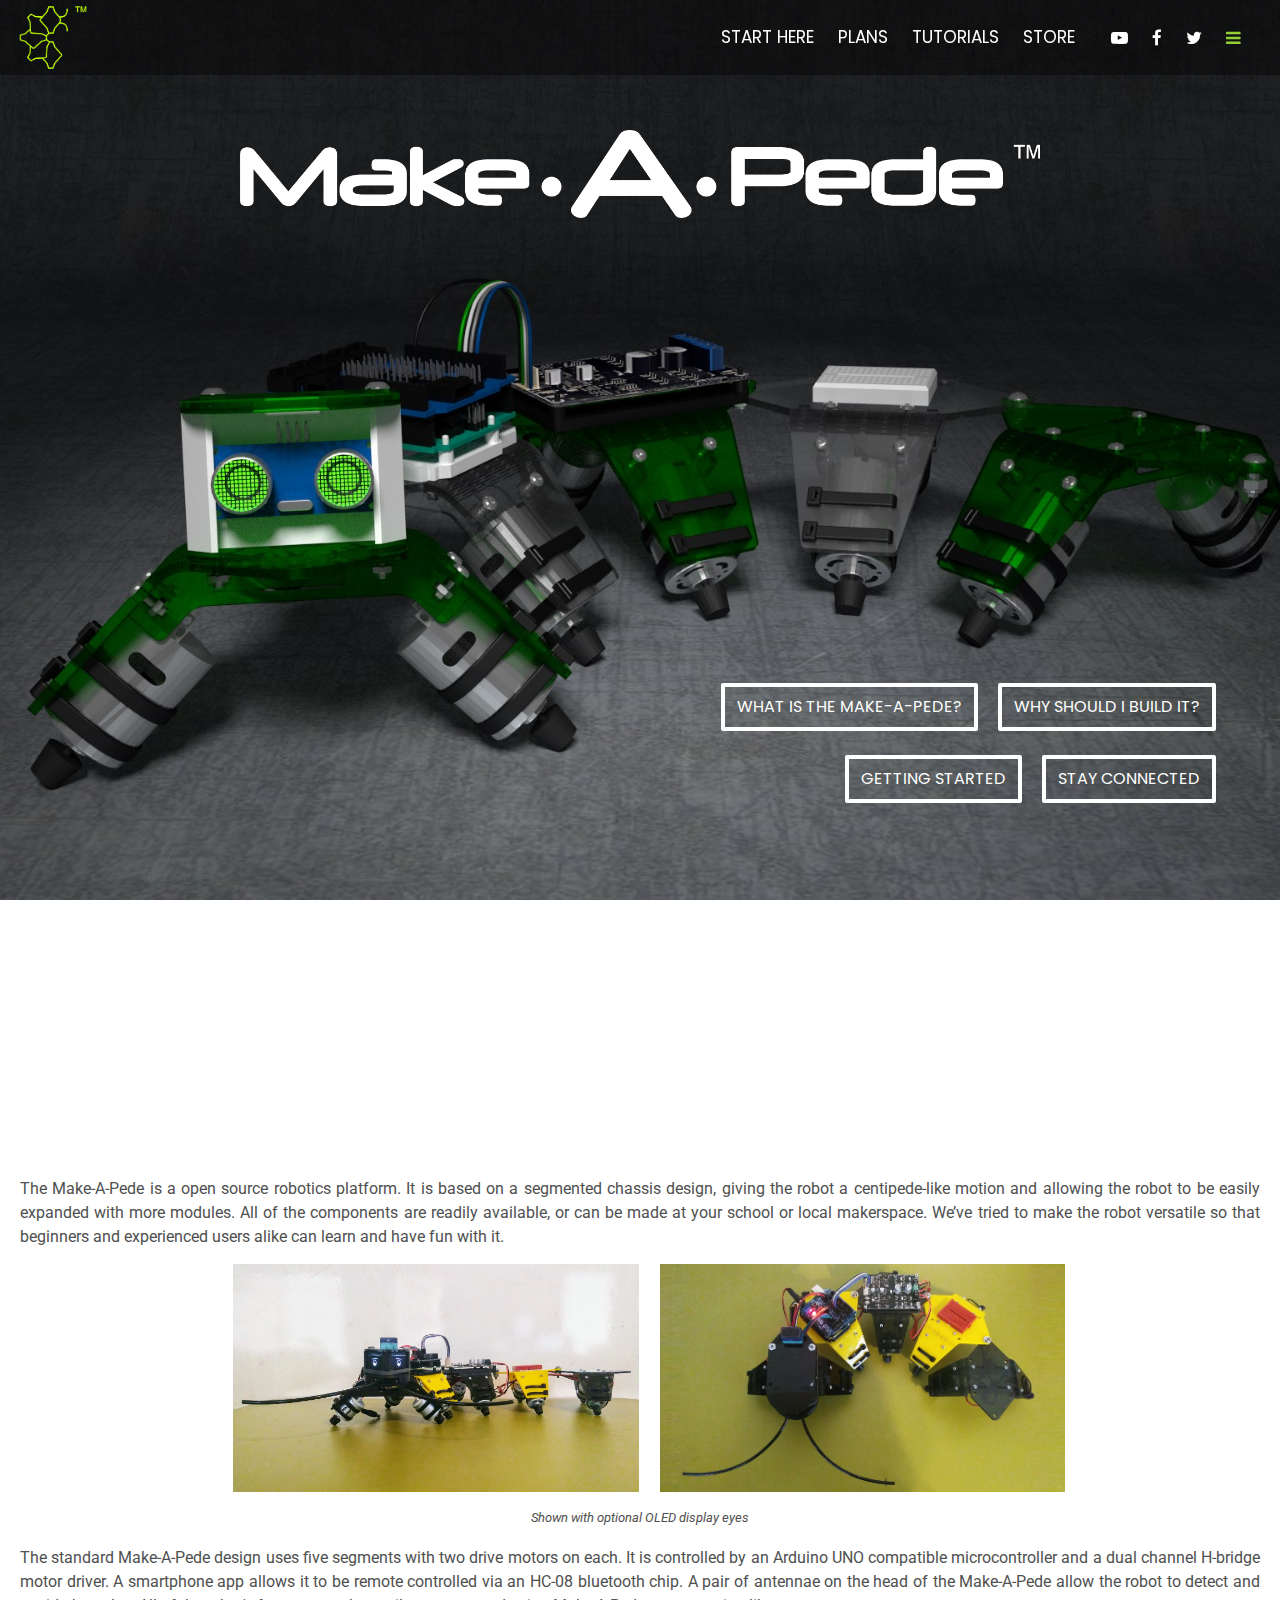
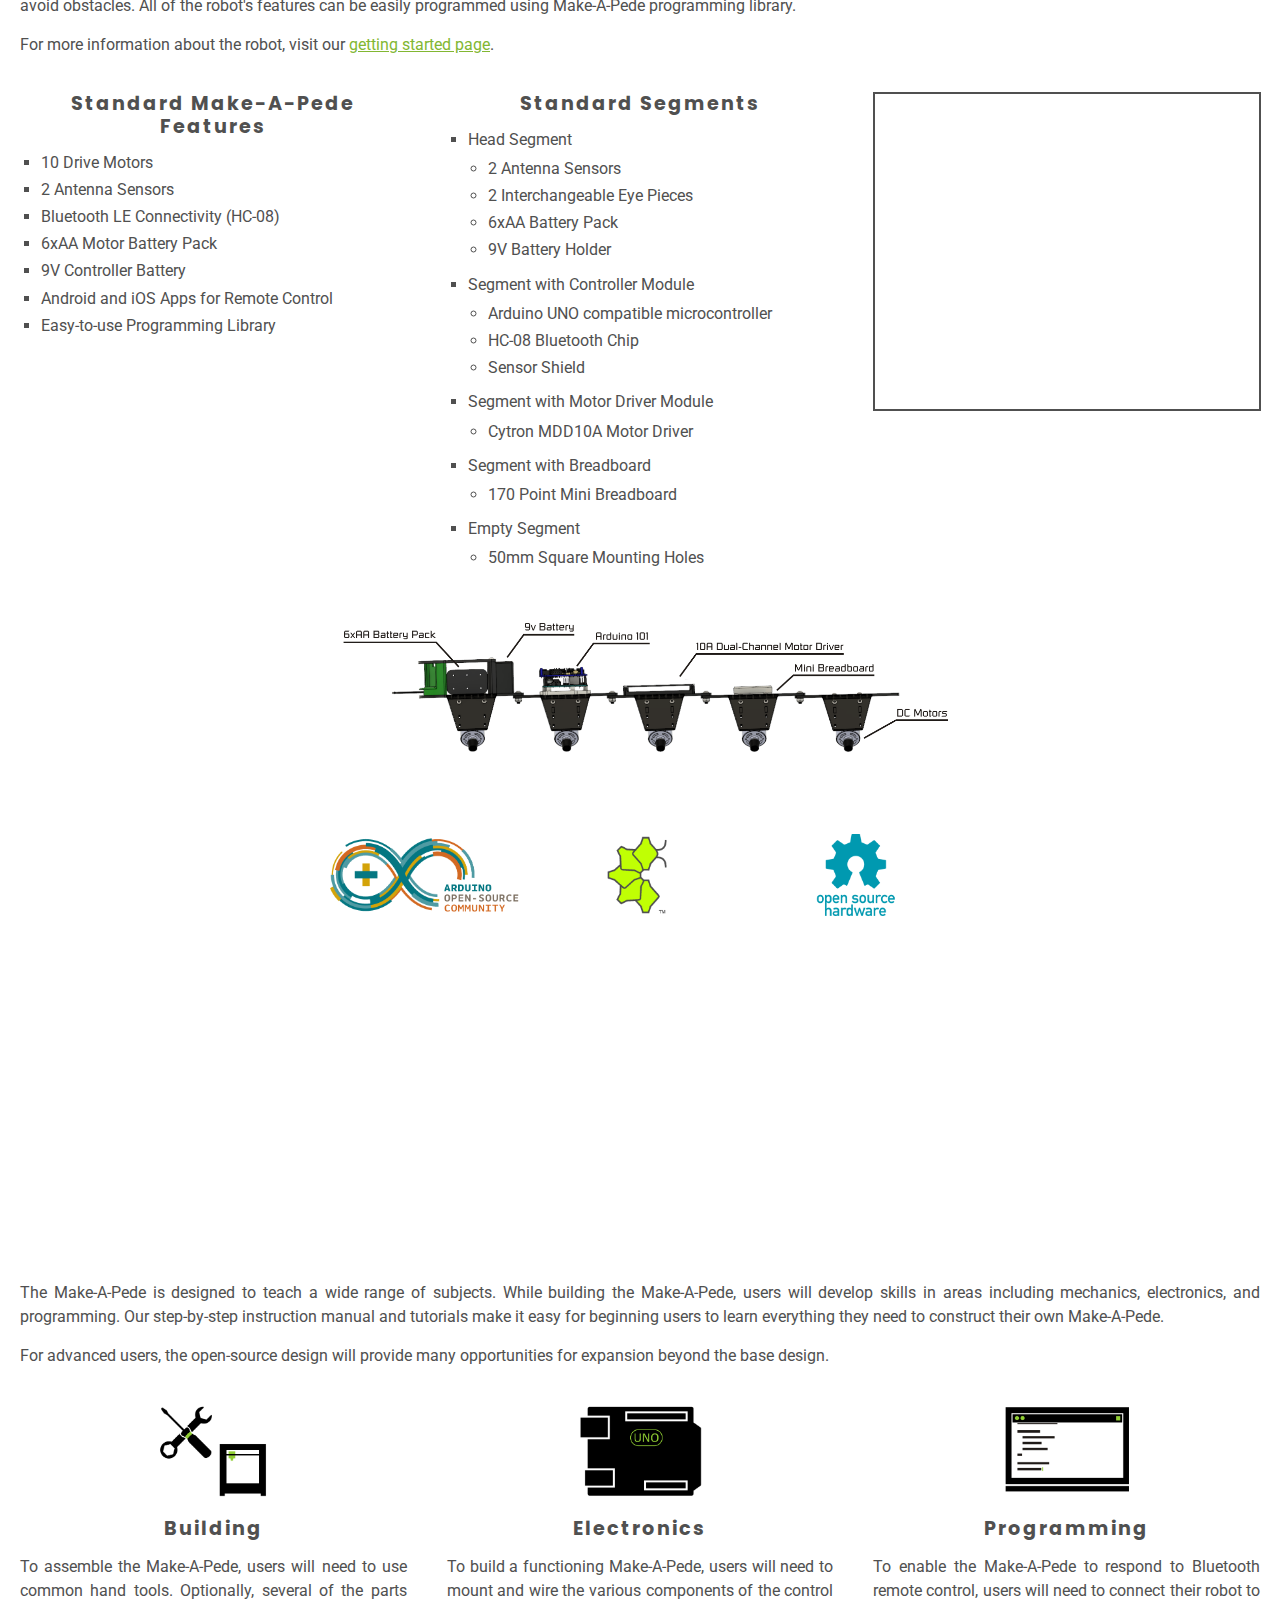
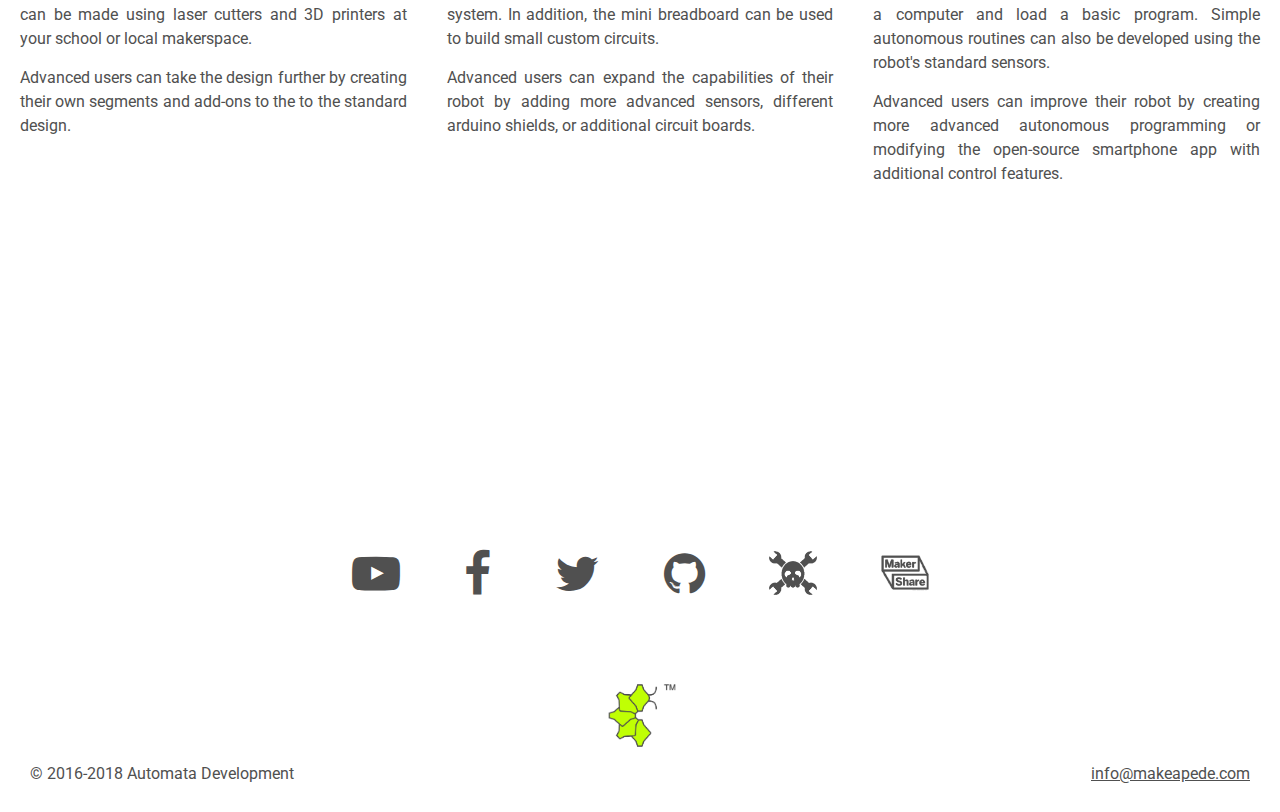
<file: index.html>
<!DOCTYPE html>
<html lang="en">
<head>
	<meta charset="utf-8">
	<meta content="" name="description">
	<meta content="" name="keywords">
	<title>Make-A-Pede</title>
	<!--[if IE]>
	<script src="http://html5shim.googlecode.com/svn/trunk/html5.js"></script>
	<![endif]-->
	<link href="css/reset.min.css" rel="stylesheet" type="text/css">
	<link href="css/style4.css" rel="stylesheet" type="text/css">
	<link href="magnific-popup/magnific-popup.css" rel="stylesheet" type="text/css">
	<link rel="stylesheet" href="font-awesome-4.7.0/css/font-awesome.min.css">

	<link href="https://fonts.googleapis.com/css?family=Oswald:700|Poppins:500|Roboto" rel="stylesheet">
	<link href="img/MaP-Icon.ico" rel="shortcut icon" type="image/x-icon">

	<script src="js/jquery-3.1.1.min.js"></script>
	<script src="js/jquery.ba-hashchange.min.js"></script>
	<script src="js/mail.min.js"></script>
	<script src="js/main.js"></script>
</head>

<body>
	<script>
	(function(i,s,o,g,r,a,m){i['GoogleAnalyticsObject']=r;i[r]=i[r]||function(){
		(i[r].q=i[r].q||[]).push(arguments)},i[r].l=1*new Date();a=s.createElement(o),
		m=s.getElementsByTagName(o)[0];a.async=1;a.src=g;m.parentNode.insertBefore(a,m)
	})(window,document,'script','https://www.google-analytics.com/analytics.js','ga');
	ga('create', 'UA-99327658-1', 'auto');
	ga('send', 'pageview');
	</script>

	<header>
		<div id="mainMenu">
			<div class="navbarSpacer">&nbsp;</div>
			<div class="menuColumn">
				<div class="section">
					<a href="index.html"><h1>Home</h1></a>
					<ul>
						<li><a href="#2">About</a></li>
						<li><a href="#3">Why</a></li>
						<li><a href="#4">Getting Started</a></li>
						<li><a href="#5">Going Further</a></li>
					</ul>
				</div>
			</div>
			<div class="menuColumn">
				<div class="section">
					<a href="starthere/index.html"><h1>Start Here</h1></a>
					<ul>
						<li><a href="starthere/index.html#1">Get the Parts</a></li>
						<li><a href="starthere/index.html#2">Build the Chassis</a></li>
						<li><a href="starthere/index.html#3">Wire the Electronics</a></li>
						<li><a href="starthere/index.html#4">Write a Program</a></li>
					</ul>
				</div>
			</div>
			<div class="menuColumn">
				<div class="section">
					<a href="plans/index.html"><h1>Plans</h1></a>
					<ul>
						<li><a href="plans/index.html#1">Bill of Materials</a></li>
						<li><a href="plans/index.html#2">CAD Files</a></li>
						<li><a href="plans/index.html#3">Schematics</a></li>
						<li><a href="plans/index.html#4">Code Library</a></li>
					</ul>
				</div>
			</div>
			<div class="menuColumn">
				<div class="section">
					<a href="tutorials/index.html"><h1>Tutorials</h1></a>
					<ul>
						<li><a href="tutorials/index.html#1">Building</a></li>
						<li><a href="tutorials/index.html#2">Programming</a></li>
						<li><a href="tutorials/index.html#3">Projects</a></li>
					</ul>
				</div>
			</div>
			<div class="menuColumn">
				<div class="section">
					<a href="http://store.makeapede.com/"><h1>Store</h1></a>
				</div>
			</div>
		</div>
		<nav id="navbar">
			<a href="#1"><img class="iconLogo" alt="Make-A-Pede Logo" title="Home" src="img/MaP-Logo-Icon-LgTM-G.png"/></a>
			<ul>
				<li class="quickLink"><a href="starthere/index.html">Start Here</a></li>
				<li class="quickLink"><a href="plans/index.html">Plans</a></li>
				<li class="quickLink"><a href="tutorials/index.html">Tutorials</a></li>
				<li class="quickLink"><a href="http://store.makeapede.com/">Store</a></li>
				<li>
					<a href="https://www.youtube.com/channel/UCuvQ2hq8uN-BKy3SVHprXtA"><i class="fa fa-youtube-play"></i></a>
					<a href="https://www.facebook.com/makeapede/"><i class="fa fa-facebook-f"></i></a>
					<a href="https://twitter.com/makeapede"><i class="fa fa-twitter"></i></a>
					<a href="javascript:openMenu();"><i class="fa fa-bars accentColor1" id="menuOpen" title="Menu"></i></a>
					<a href="javascript:closeMenu();"><i class="fa fa-times accentColor1" id="menuClose" title="Close Menu"></i></a>
				</li>
			</ul>
		</nav>
		<div id="construction">&nbsp;</div>
	</header>

	<a href="javascript:showLightbox(null);"><div id="lightboxBack">&nbsp;</div></a>

	<div class="page" id="homePage">
		<div id="s1" class="homeBanner section accentColor4bg parallax">
			<img class="pageLogo" alt="Make-A-Pede Logo" src="img/MaP-Text-Logo-FINAL-tm.png"/>
			<div class="nSection rightAlign vc">
				<a href="#2"><div class="button">What is the Make-A-Pede?</div></a>
				&nbsp;&nbsp;&nbsp;
				<a href="#3"><div class="button">Why should I build it?</div></a>
				<br/>
				<a href="starthere/index.html"><div class="button">Getting started</div></a>
				&nbsp;&nbsp;&nbsp;
				<a href="#4"><div class="button">Stay Connected</div></a>
			</div>
			<div class="spacer">&nbsp;</div>
		</div>

		<div id="s2" class="section accentColor4bg">
			<h1 class="homeBanner parallax">
				<div class="navbarSpacer">&nbsp;</div>
				About
			</h1>
			<p>
				The Make-A-Pede is a open source robotics platform. It is based on a segmented chassis design, giving the robot a centipede-like motion and allowing the robot to be easily expanded with more modules.  All of the components are readily available, or can be made at your school or local makerspace.
				We’ve tried to make the robot versatile so that beginners and experienced users alike can learn and have fun with it.
			</p>
			<div class="thirdSection" style="margin-bottom:0;">
				<img src="img/IMG_20170712_092057252_edited2.jpg"/>
			</div><div class="thirdSection" style="margin-bottom:0;">
				<img src="img/IMG_20170712_092200675_edited_w.jpg"/>
			</div>
			<div class="note">Shown with optional OLED display eyes</div>
			<p>
				The standard Make-A-Pede design uses five segments with two drive motors on each.  It is controlled by an Arduino UNO compatible microcontroller and a dual channel H-bridge motor driver. A smartphone app allows it to be remote controlled via an HC-08 bluetooth chip.  A pair of antennae on the head of the Make-A-Pede allow the robot to detect and avoid obstacles.  All of the robot's features can be easily programmed using Make-A-Pede programming library.
			</p>

			<p>For more information about the robot, visit our <a href="starthere/index.html">getting started page</a>.</p>

			<div class="spacer2">&nbsp;</div>

			<div class="thirdSection">
				<div class="nSection">
					<h3>Standard Make-A-Pede Features</h3>
					<ul>
						<li>10 Drive Motors</li>
						<li>2 Antenna Sensors</li>
						<li>Bluetooth LE Connectivity (HC-08)</li>
						<li>6xAA Motor Battery Pack</li>
						<li>9V Controller Battery</li>
						<li>Android and iOS Apps for Remote Control</li>
						<li>Easy-to-use Programming Library</li>
					</ul>
				</div>
			</div><div class="thirdSection">
				<div class="nSection">
					<h3>Standard Segments</h3>
					<ul>
						<li>Head Segment
							<ul>
								<li>2 Antenna Sensors</li>
								<li>2 Interchangeable Eye Pieces</li>
								<li>6xAA Battery Pack</li>
								<li>9V Battery Holder</li>
							</ul>
						</li>
						<li>Segment with Controller Module
							<ul>
								<li>Arduino UNO compatible microcontroller</li>
								<li>HC-08 Bluetooth Chip</li>
								<li>Sensor Shield</li>
							</ul>
						</li>
						<li>Segment with Motor Driver Module
							<ul>
								<li>Cytron MDD10A Motor Driver</li>
							</ul>
						</li>
						<li>Segment with Breadboard
							<ul>
								<li>170 Point Mini Breadboard</li>
							</ul>
						</li>
						<li>Empty Segment
							<ul>
								<li>50mm Square Mounting Holes</li>
							</ul>
						</li>
					</ul>
				</div>
			</div><div class="thirdSection">
				<iframe class="playlist" src="https://www.youtube.com/embed/IdZm1qZOqys?rel=0" allowfullscreen></iframe>
			</div>

			<div class="halfSection"><img src="img/overview3.png"/></div>

			<div class="spacer">&nbsp;</div>

			<img class="imgTileS" src="img/arduino-community.png"/>
			<img class="imgTileS" src="img/map-mascot-dg.png"/>
			<img class="imgTileS" src="img/oshw-logo-800-px.png"/>

			<div class="spacer">&nbsp;</div>
		</div>

		<div id="s3" class="section accentColor4bg">
			<h1 class="homeBanner parallax">
				<div class="navbarSpacer">&nbsp;</div>
				Why
			</h1>
			<p>
				The Make-A-Pede is designed to teach a wide range of subjects.  While building the Make-A-Pede, users will develop skills in
				areas including mechanics, electronics, and programming.  Our step-by-step instruction manual and tutorials make it easy for
				beginning users to learn everything they need to construct their own Make-A-Pede.
			</p>
			<p>
				For advanced users, the open-source design will provide many opportunities for expansion beyond the base design.
			</p>

			<div class="spacer2">&nbsp;</div>

			<div class="thirdSection">
				<img class="lgIcon" src="img/building.png"/>
				<h3>Building</h3>
				<p>
					To assemble the Make-A-Pede, users will need to use common hand tools. Optionally, several of the parts can be made using
					laser cutters and 3D printers at your school or local makerspace.
				</p>
				<p>
					Advanced users can take the design further by creating their own segments and add-ons to the to the standard design.
				</p>
			</div><div class="thirdSection">
				<img class="lgIcon" src="img/electronics.png"/>
				<h3>Electronics</h3>
				<p>
					To build a functioning Make-A-Pede, users will need to mount and wire the various components of the control system.  In
					addition, the mini breadboard can be used to build small custom circuits.
				</p>
				<p>
					Advanced users can expand the capabilities of their robot by adding more advanced sensors, different arduino shields, or
					additional circuit boards.
				</p>
			</div><div class="thirdSection">
				<img class="lgIcon" src="img/programming.png"/>
				<h3>Programming</h3>
				<p>
					To enable the Make-A-Pede to respond to Bluetooth remote control, users will need to connect their robot to a computer and load
					a basic program. Simple autonomous routines can also be developed using the robot's standard sensors.
				</p>
				<p>
					Advanced users can improve their robot by creating more advanced autonomous programming or modifying the open-source smartphone
					app with additional control features.
				</p>
			</div>
		</div>

		<div id="s4" class="section accentColor4bg">
			<h1 class="homeBanner parallax">
				<div class="navbarSpacer">&nbsp;</div>
				Follow Us
			</h1>
			<div class="socialIcons buttons">
				<a href="https://www.youtube.com/channel/UCuvQ2hq8uN-BKy3SVHprXtA" target="_blank"><i class="fa fa-youtube-play"></i></a>
				<a href="https://www.facebook.com/makeapede/" target="_blank"><i class="fa fa-facebook-f"></i></a>
				<a href="https://twitter.com/makeapede" target="_blank"><i class="fa fa-twitter"></i></a>
				<a href="https://github.com/Make-A-Pede" target="_blank"><i class="fa fa-github"></i></a>
				<a href="https://hackaday.io/project/25910-make-a-pede" target="_blank"><img src="img/hackadayio.png"/></a>
				<a href="https://makershare.com/projects/make-pede-1" target="_blank"><img src="img/MakerShare.png"/></a>
			</div>
			<div class="spacer2">&nbsp;</div>
			<div class="spacer2">&nbsp;</div>
			<div class="spacer2">&nbsp;</div>
		</div>
	</div>

	<footer id="fixedFooter">
		<a href="#1"><img class="iconLogo" alt="Make-A-Pede Logo" src="img/MaP-Logo-Icon-LgTM-DG.png"/></a>
		<br/>
		<!--div id="footerIcons">
		<a href="https://www.youtube.com/channel/UCuvQ2hq8uN-BKy3SVHprXtA"><i class="fa fa-youtube-play"></i></a>
		<a href="https://www.facebook.com/makeapede/"><i class="fa fa-facebook-f"></i></a>
		<a href="https://twitter.com/makeapede"><i class="fa fa-twitter"></i></a>
	</div-->
	<div id="leftFooter">© 2016-2018 Automata Development</div>
	<div id="rightFooter"><script>insertEMail("info");</script></div>
</footer>
</body>
</html>
</file>
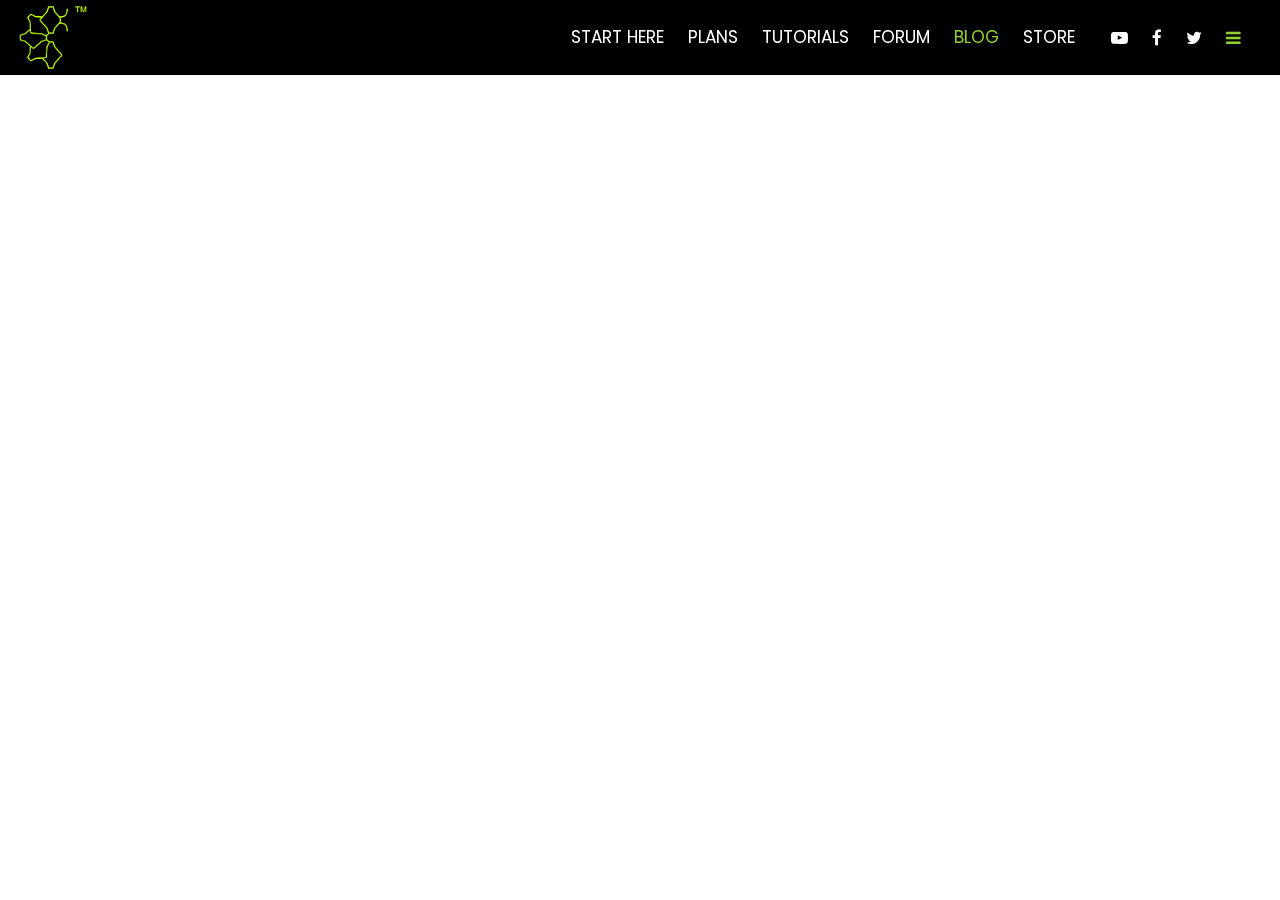
<file: blog/index.html>
<!DOCTYPE html>
<html lang="en">
<head>
	<meta charset="utf-8">
	<meta content="" name="description">
	<meta content="" name="keywords">
	<title>Make-A-Pede - Blog</title>
	<!--[if IE]>
	<script src="http://html5shim.googlecode.com/svn/trunk/html5.js"></script>
	<![endif]-->
	<link href="../css/reset.min.css" rel="stylesheet" type="text/css">
	<link href="../css/style4.css" rel="stylesheet" type="text/css">
	<link href="../magnific-popup/magnific-popup.css" rel="stylesheet" type="text/css">
	<link href="../font-awesome-4.7.0/css/font-awesome.min.css" rel="stylesheet">

	<link href="https://fonts.googleapis.com/css?family=Oswald:700|Poppins:500|Roboto" rel="stylesheet">
	<link href="../img/MaP-Icon.ico" rel="shortcut icon" type="image/x-icon">
	
	<script src="../js/jquery-3.1.1.min.js"></script>
	<script src="../js/jquery.ba-hashchange.min.js"></script>
	<script src="../js/mail.min.js"></script>
	<script src="../js/main.js"></script>
</head>

<body>
    <script>
      (function(i,s,o,g,r,a,m){i['GoogleAnalyticsObject']=r;i[r]=i[r]||function(){
      (i[r].q=i[r].q||[]).push(arguments)},i[r].l=1*new Date();a=s.createElement(o),
      m=s.getElementsByTagName(o)[0];a.async=1;a.src=g;m.parentNode.insertBefore(a,m)
      })(window,document,'script','https://www.google-analytics.com/analytics.js','ga');
      ga('create', 'UA-99327658-1', 'auto');
      ga('send', 'pageview');
    </script>
    
	<header>
		<div id="mainMenu">
			<div class="navbarSpacer">&nbsp;</div>
			<div class="menuColumn">
				<div class="section">
					<a href="../index.html#1"><h1>Home</h1></a>
					<ul>
						<li><a href="../index.html#2">About</a></li>
						<li><a href="../index.html#3">Why</a></li>
                        <li><a href="../index.html#4">Getting Started</a></li>
                        <li><a href="../index.html#5">Going Further</a></li>
					</ul>
				</div>
                <div class="section">
                    <a href="../tutorials/index.html#1"><h1>Tutorials</h1></a>
					<ul>
						<li><a href="../tutorials/index.html#1">Building</a></li>
						<li><a href="../tutorials/index.html#2">Programming</a></li>
                        <li><a href="../tutorials/index.html#3">Projects</a></li>
					</ul>
				</div>
			</div>
			<div class="menuColumn">
				<div class="section">
					<a href="../starthere/index.html#1"><h1>Start Here</h1></a>
					<ul>
						<li><a href="../starthere/index.html#1">Get the Parts</a></li>
						<li><a href="../starthere/index.html#2">Build the Chassis</a></li>
                        <li><a href="../starthere/index.html#3">Wire the Electronics</a></li>
                        <li><a href="../starthere/index.html#4">Write a Program</a></li>
					</ul>
				</div>
                <div class="section">
					<a href="http://makeapede.com/forum/index.php" target="_blank"><h1>Forum</h1></a>
					<ul>
                        <li><a href="http://makeapede.com/forum/index.php/conversations/general-discussion" target="_blank">General Discussion</a></li>
                        <li><a href="http://makeapede.com/forum/index.php/conversations/announcements" target="_blank">Announcements</a></li>
						<li><a href="http://makeapede.com/forum/index.php/conversations/project-showcase" target="_blank">Project Showcase</a></li>
						<li><a href="http://makeapede.com/forum/index.php/conversations/hardware-questions" target="_blank">Hardware Questions</a></li>
                        <li><a href="http://makeapede.com/forum/index.php/conversations/software-questions" target="_blank">Software Questions</a></li>
					</ul>
				</div>
			</div>
			<div class="menuColumn">
				<div class="section">
                    <a href="../plans/index.html#1"><h1>Plans</h1></a>
					<ul>
						<li><a href="../plans/index.html#1">Bill of Materials</a></li>
						<li><a href="../plans/index.html#2">CAD Files</a></li>
                        <li><a href="../plans/index.html#3">Schematics</a></li>
                        <li><a href="../plans/index.html#4">Code Library</a></li>
					</ul>
				</div>
				<div class="section">
                    <a href="../blog/index.html"><h1>Blog</h1></a>
                    <a href="../store/index.html"><h1>Store</h1></a>
                    <!--a href=""--><h1>Educator Resources</h1><!--/a-->
                    <a href="../support/index.html"><h1>Support</h1></a>
                    <div class="note accentColor1" style="top:-50px; left:188px;">- Coming Soon</div>
				</div>
			</div>
		</div>
		<nav id="navbar">
			<a href="../index.html#1"><img class="iconLogo" alt="Make-A-Pede Logo" title="Home" src="../img/MaP-Logo-Icon-LgTM-G.png"/></a>
			<ul>
				<li class="quickLink"><a href="../starthere/index.html">Start Here</a></li>
				<li class="quickLink"><a href="../plans/index.html">Plans</a></li>
				<li class="quickLink"><a href="../tutorials/index.html">Tutorials</a></li>
                <li class="quickLink"><a href="http://makeapede.com/forum/index.php" target="_blank">Forum</a></li>
                <li class="quickLink"><a href="../blog/index.html" class="accentColor1">Blog</a></li>
				<li class="quickLink"><a href="../store/index.html">Store</a></li>
				<li>
					<a href="https://www.youtube.com/channel/UCuvQ2hq8uN-BKy3SVHprXtA"><i class="fa fa-youtube-play"></i></a>
			<a href="https://www.facebook.com/makeapede/"><i class="fa fa-facebook-f"></i></a>
			<a href="https://twitter.com/makeapede"><i class="fa fa-twitter"></i></a>
					<a href="javascript:openMenu();"><i class="fa fa-bars accentColor1" id="menuOpen" title="Menu"></i></a>
					<a href="javascript:closeMenu();"><i class="fa fa-times accentColor1" id="menuClose" title="Close Menu"></i></a>
				</li>
			</ul>
		</nav>
        <div id="construction"> Our Kickstarter campaign is now live at <a href="https://www.kickstarter.com/projects/automata-development/make-a-pede-a-centipede-robot-for-makers-and-stem?ref=9vfcib" target="_blank">kck.st/2t3z05Q</a>!</div>
	</header>

	<a href="javascript:showLightbox(null);"><div id="lightboxBack">&nbsp;</div></a>

    <div class="page">
        <div class="navbarBack"></div>
        <iframe id="blogframe" src="http://makeapede.weebly.com/"></iframe>
    </div>
</body>
</html>
</file>
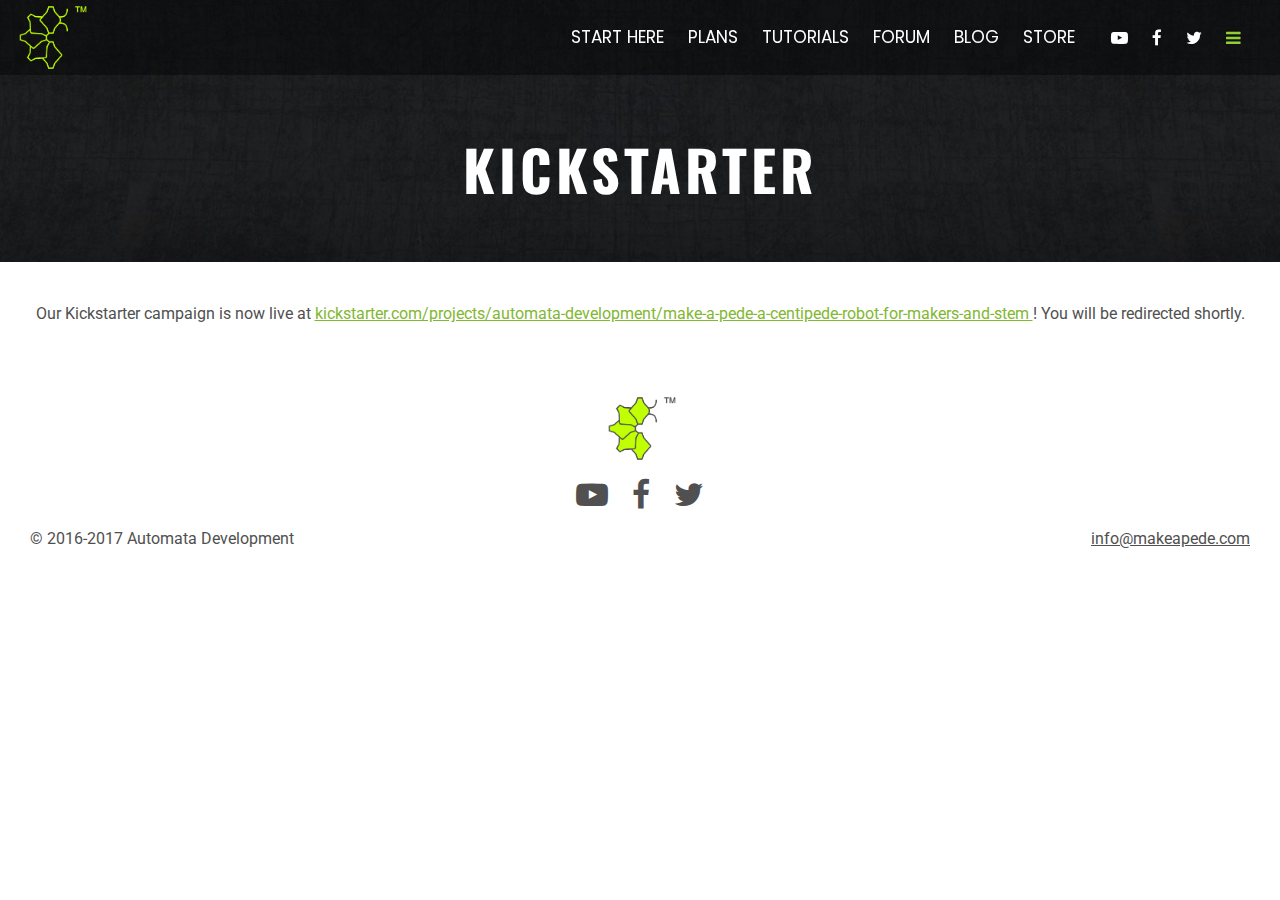
<file: kickstarter/index.html>
<!DOCTYPE html>
<html lang="en">
<head>
	<meta charset="utf-8">
	<meta content="" name="description">
	<meta content="" name="keywords">
	<title>Make-A-Pede - Kickstarter</title>
	<!--[if IE]>
	<script src="http://html5shim.googlecode.com/svn/trunk/html5.js"></script>
	<![endif]-->
	<link href="../css/reset.min.css" rel="stylesheet" type="text/css">
	<link href="../css/style4.css" rel="stylesheet" type="text/css">
	<link href="../magnific-popup/magnific-popup.css" rel="stylesheet" type="text/css">
	<link href="../font-awesome-4.7.0/css/font-awesome.min.css" rel="stylesheet">

	<link href="https://fonts.googleapis.com/css?family=Oswald:700|Poppins:500|Roboto" rel="stylesheet">
	<link href="../img/MaP-Icon.ico" rel="shortcut icon" type="image/x-icon">
	
	<script src="../js/jquery-3.1.1.min.js"></script>
	<script src="../js/jquery.ba-hashchange.min.js"></script>
	<script src="../js/mail.min.js"></script>
	<script src="../js/main.js"></script>
</head>

<body>
    <script>
      (function(i,s,o,g,r,a,m){i['GoogleAnalyticsObject']=r;i[r]=i[r]||function(){
      (i[r].q=i[r].q||[]).push(arguments)},i[r].l=1*new Date();a=s.createElement(o),
      m=s.getElementsByTagName(o)[0];a.async=1;a.src=g;m.parentNode.insertBefore(a,m)
      })(window,document,'script','https://www.google-analytics.com/analytics.js','ga');
      ga('create', 'UA-99327658-1', 'auto');
      ga('send', 'pageview');
    </script>
    
	<header>
		<div id="mainMenu">
			<div class="navbarSpacer">&nbsp;</div>
			<div class="menuColumn">
				<div class="section">
					<a href="../index.html#1"><h1>Home</h1></a>
					<ul>
						<li><a href="../index.html#2">About</a></li>
						<li><a href="../index.html#3">Why</a></li>
                        <li><a href="../index.html#4">Getting Started</a></li>
                        <li><a href="../index.html#5">Going Further</a></li>
					</ul>
				</div>
                <div class="section">
                    <a href="../tutorials/index.html#1"><h1>Tutorials</h1></a>
					<ul>
						<li><a href="../tutorials/index.html#1">Building</a></li>
						<li><a href="../tutorials/index.html#2">Programming</a></li>
                        <li><a href="../tutorials/index.html#3">Projects</a></li>
					</ul>
				</div>
			</div>
			<div class="menuColumn">
				<div class="section">
					<a href="../starthere/index.html#1"><h1>Start Here</h1></a>
					<ul>
						<li><a href="../starthere/index.html#1">Get the Parts</a></li>
						<li><a href="../starthere/index.html#2">Build the Chassis</a></li>
                        <li><a href="../starthere/index.html#3">Wire the Electronics</a></li>
                        <li><a href="../starthere/index.html#4">Write a Program</a></li>
					</ul>
				</div>
                <div class="section">
					<a href="http://makeapede.com/forum/index.php" target="_blank"><h1>Forum</h1></a>
					<ul>
                        <li><a href="http://makeapede.com/forum/index.php/conversations/general-discussion" target="_blank">General Discussion</a></li>
                        <li><a href="http://makeapede.com/forum/index.php/conversations/announcements" target="_blank">Announcements</a></li>
						<li><a href="http://makeapede.com/forum/index.php/conversations/project-showcase" target="_blank">Project Showcase</a></li>
						<li><a href="http://makeapede.com/forum/index.php/conversations/hardware-questions" target="_blank">Hardware Questions</a></li>
                        <li><a href="http://makeapede.com/forum/index.php/conversations/software-questions" target="_blank">Software Questions</a></li>
					</ul>
				</div>
			</div>
			<div class="menuColumn">
				<div class="section">
                    <a href="../plans/index.html#1"><h1>Plans</h1></a>
					<ul>
						<li><a href="../plans/index.html#1">Bill of Materials</a></li>
						<li><a href="../plans/index.html#2">CAD Files</a></li>
                        <li><a href="../plans/index.html#3">Schematics</a></li>
                        <li><a href="../plans/index.html#4">Code Library</a></li>
					</ul>
				</div>
				<div class="section">
                    <a href="../blog/index.html"><h1>Blog</h1></a>
                    <a href="../store/index.html"><h1>Store</h1></a>
                    <!--a href=""--><h1>Educator Resources</h1><!--/a-->
                    <a href="../support/index.html"><h1>Support</h1></a>
                    <div class="note accentColor1" style="top:-50px; left:188px;">- Coming Soon</div>
				</div>
			</div>
		</div>
		<nav id="navbar">
			<a href="../index.html#1"><img class="iconLogo" alt="Make-A-Pede Logo" title="Home" src="../img/MaP-Logo-Icon-LgTM-G.png"/></a>
			<ul>
				<li class="quickLink"><a href="../starthere/index.html">Start Here</a></li>
				<li class="quickLink"><a href="../plans/index.html">Plans</a></li>
				<li class="quickLink"><a href="../tutorials/index.html">Tutorials</a></li>
                <li class="quickLink"><a href="http://makeapede.com/forum/index.php" target="_blank">Forum</a></li>
                <li class="quickLink"><a href="../blog/index.html">Blog</a></li>
				<li class="quickLink"><a href="../store/index.html">Store</a></li>
				<li>
					<a href="https://www.youtube.com/channel/UCuvQ2hq8uN-BKy3SVHprXtA"><i class="fa fa-youtube-play"></i></a>
			<a href="https://www.facebook.com/makeapede/"><i class="fa fa-facebook-f"></i></a>
			<a href="https://twitter.com/makeapede"><i class="fa fa-twitter"></i></a>
					<a href="javascript:openMenu();"><i class="fa fa-bars accentColor1" id="menuOpen" title="Menu"></i></a>
					<a href="javascript:closeMenu();"><i class="fa fa-times accentColor1" id="menuClose" title="Close Menu"></i></a>
				</li>
			</ul>
		</nav>
        <div id="construction"> Our Kickstarter campaign is now live at <a href="https://www.kickstarter.com/projects/automata-development/make-a-pede-a-centipede-robot-for-makers-and-stem?ref=9vfcib" target="_blank">kck.st/2t3z05Q</a>!</div>
	</header

	<a href="javascript:showLightbox(null);"><div id="lightboxBack">&nbsp;</div></a>

    <div class="page">
        <div id="s1" class="section accentColor4bg">
            <h1 class="stdBanner parallax">
                <div class="navbarSpacer">&nbsp;</div>
                Kickstarter
            </h1>
            <p style="text-align:center">
                Our Kickstarter campaign is now live at <a href="https://www.kickstarter.com/projects/automata-development/make-a-pede-a-centipede-robot-for-makers-and-stem?ref=9vfcib">
                    kickstarter.com/projects/automata-development/make-a-pede-a-centipede-robot-for-makers-and-stem
                </a>!  You will be redirected shortly.
            </p>
            <script>
                window.setTimeout(function() {
                    window.location.href = 'https://www.kickstarter.com/projects/automata-development/make-a-pede-a-centipede-robot-for-makers-and-stem?ref=9vfcib';
                }, 5000);
            </script>
            
            <div class="spacer">&nbsp;</div>
        </div>
    </div>

	<footer id="fixedFooter">
		<a href="../index.html#1"><img class="iconLogo" alt="Make-A-Pede Logo" src="../img/MaP-Logo-Icon-LgTM-DG.png"/></a>
		<br/>
		<div id="footerIcons">
			<a href="https://www.youtube.com/channel/UCuvQ2hq8uN-BKy3SVHprXtA"><i class="fa fa-youtube-play"></i></a>
			<a href="https://www.facebook.com/makeapede/"><i class="fa fa-facebook-f"></i></a>
			<a href="https://twitter.com/makeapede"><i class="fa fa-twitter"></i></a>
		</div>
		<div id="leftFooter">© 2016-2017 Automata Development</div>
		<div id="rightFooter"><script>insertEMail("info");</script></div>
	</footer>
</body>
</html>
</file>
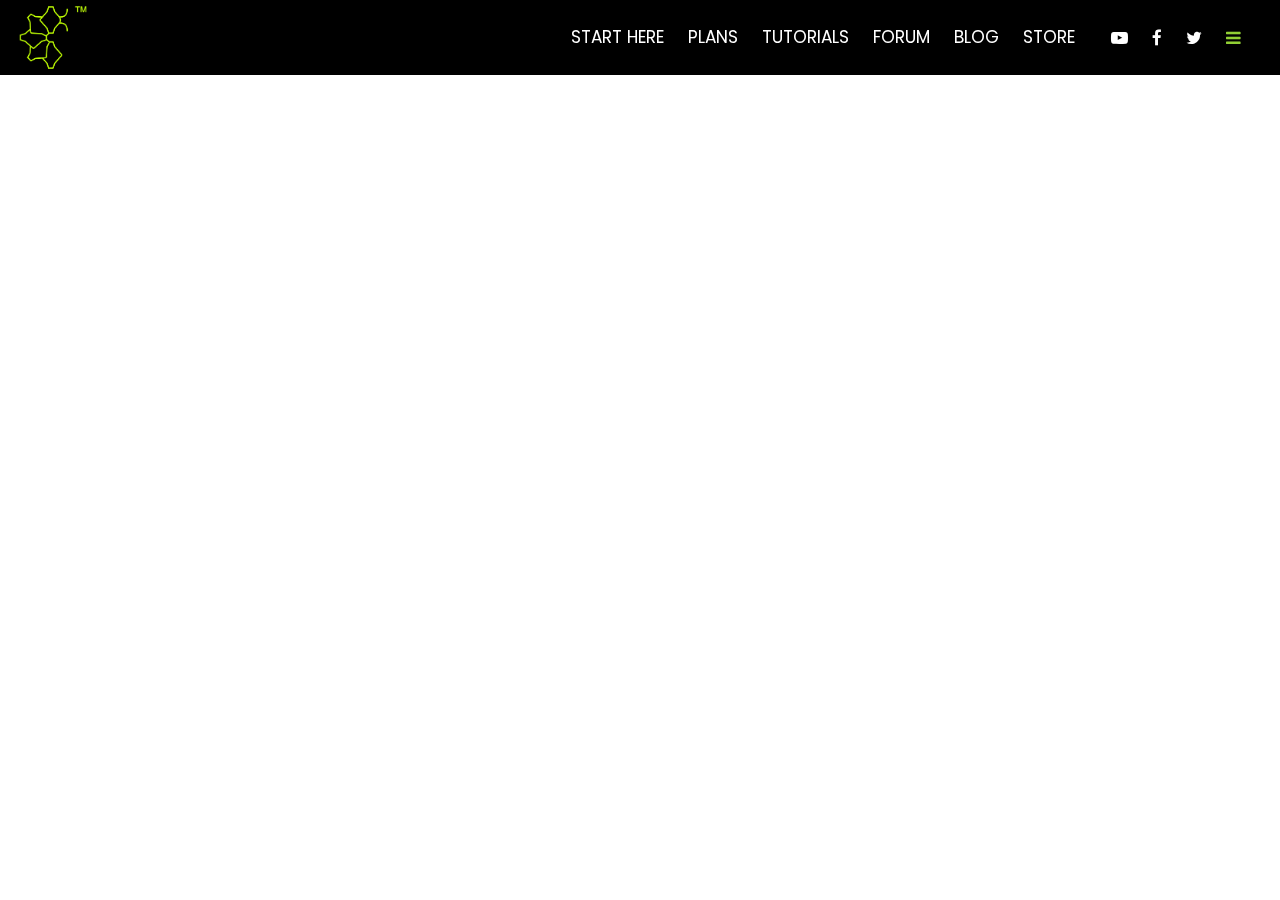
<file: newproducts/index.html>
<!DOCTYPE html>
<html lang="en">
<head>
	<meta charset="utf-8">
	<meta content="" name="description">
	<meta content="" name="keywords">
	<title>Make-A-Pede - New Products</title>
	<!--[if IE]>
	<script src="http://html5shim.googlecode.com/svn/trunk/html5.js"></script>
	<![endif]-->
	<link href="../css/reset.min.css" rel="stylesheet" type="text/css">
	<link href="../css/style4.css" rel="stylesheet" type="text/css">
	<link href="../magnific-popup/magnific-popup.css" rel="stylesheet" type="text/css">
	<link href="../font-awesome-4.7.0/css/font-awesome.min.css" rel="stylesheet">

	<link href="https://fonts.googleapis.com/css?family=Oswald:700|Poppins:500|Roboto" rel="stylesheet">
	<link href="../img/MaP-Icon.ico" rel="shortcut icon" type="image/x-icon">
	
	<script src="../js/jquery-3.1.1.min.js"></script>
	<script src="../js/jquery.ba-hashchange.min.js"></script>
	<script src="../js/mail.min.js"></script>
	<script src="../js/main.js"></script>
</head>

<body>
    <script>
      (function(i,s,o,g,r,a,m){i['GoogleAnalyticsObject']=r;i[r]=i[r]||function(){
      (i[r].q=i[r].q||[]).push(arguments)},i[r].l=1*new Date();a=s.createElement(o),
      m=s.getElementsByTagName(o)[0];a.async=1;a.src=g;m.parentNode.insertBefore(a,m)
      })(window,document,'script','https://www.google-analytics.com/analytics.js','ga');
      ga('create', 'UA-99327658-1', 'auto');
      ga('send', 'pageview');
    </script>
    
	<header>
		<div id="mainMenu">
			<div class="navbarSpacer">&nbsp;</div>
			<div class="menuColumn">
				<div class="section">
					<a href="../index.html#1"><h1>Home</h1></a>
					<ul>
						<li><a href="../index.html#2">About</a></li>
						<li><a href="../index.html#3">Why</a></li>
                        <li><a href="../index.html#4">Getting Started</a></li>
                        <li><a href="../index.html#5">Going Further</a></li>
					</ul>
				</div>
                <div class="section">
                    <a href="../tutorials/index.html#1"><h1>Tutorials</h1></a>
					<ul>
						<li><a href="../tutorials/index.html#1">Building</a></li>
						<li><a href="../tutorials/index.html#2">Programming</a></li>
                        <li><a href="../tutorials/index.html#3">Projects</a></li>
					</ul>
				</div>
			</div>
			<div class="menuColumn">
				<div class="section">
					<a href="../starthere/index.html#1"><h1>Start Here</h1></a>
					<ul>
						<li><a href="../starthere/index.html#1">Get the Parts</a></li>
						<li><a href="../starthere/index.html#2">Build the Chassis</a></li>
                        <li><a href="../starthere/index.html#3">Wire the Electronics</a></li>
                        <li><a href="../starthere/index.html#4">Write a Program</a></li>
					</ul>
				</div>
                <div class="section">
					<a href="http://makeapede.com/forum/index.php" target="_blank"><h1>Forum</h1></a>
					<ul>
                        <li><a href="http://makeapede.com/forum/index.php/conversations/general-discussion" target="_blank">General Discussion</a></li>
                        <li><a href="http://makeapede.com/forum/index.php/conversations/announcements" target="_blank">Announcements</a></li>
						<li><a href="http://makeapede.com/forum/index.php/conversations/project-showcase" target="_blank">Project Showcase</a></li>
						<li><a href="http://makeapede.com/forum/index.php/conversations/hardware-questions" target="_blank">Hardware Questions</a></li>
                        <li><a href="http://makeapede.com/forum/index.php/conversations/software-questions" target="_blank">Software Questions</a></li>
					</ul>
				</div>
			</div>
			<div class="menuColumn">
				<div class="section">
                    <a href="../plans/index.html#1"><h1>Plans</h1></a>
					<ul>
						<li><a href="../plans/index.html#1">Bill of Materials</a></li>
						<li><a href="../plans/index.html#2">CAD Files</a></li>
                        <li><a href="../plans/index.html#3">Schematics</a></li>
                        <li><a href="../plans/index.html#4">Code Library</a></li>
					</ul>
				</div>
				<div class="section">
                    <a href="../blog/index.html"><h1>Blog</h1></a>
                    <a href="../store/index.html"><h1>Store</h1></a>
                    <!--a href=""--><h1>Educator Resources</h1><!--/a-->
                    <a href="../support/index.html"><h1>Support</h1></a>
                    <div class="note accentColor1" style="top:-50px; left:188px;">- Coming Soon</div>
				</div>
			</div>
		</div>
		<nav id="navbar">
			<a href="../index.html#1"><img class="iconLogo" alt="Make-A-Pede Logo" title="Home" src="../img/MaP-Logo-Icon-LgTM-G.png"/></a>
			<ul>
				<li class="quickLink"><a href="../starthere/index.html">Start Here</a></li>
				<li class="quickLink"><a href="../plans/index.html">Plans</a></li>
				<li class="quickLink"><a href="../tutorials/index.html">Tutorials</a></li>
                <li class="quickLink"><a href="http://makeapede.com/forum/index.php" target="_blank">Forum</a></li>
                <li class="quickLink"><a href="../blog/index.html">Blog</a></li>
				<li class="quickLink"><a href="../store/index.html">Store</a></li>
				<li>
					<a href="https://www.youtube.com/channel/UCuvQ2hq8uN-BKy3SVHprXtA"><i class="fa fa-youtube-play"></i></a>
			<a href="https://www.facebook.com/makeapede/"><i class="fa fa-facebook-f"></i></a>
			<a href="https://twitter.com/makeapede"><i class="fa fa-twitter"></i></a>
					<a href="javascript:openMenu();"><i class="fa fa-bars accentColor1" id="menuOpen" title="Menu"></i></a>
					<a href="javascript:closeMenu();"><i class="fa fa-times accentColor1" id="menuClose" title="Close Menu"></i></a>
				</li>
			</ul>
		</nav>
        <div id="construction"> Our Kickstarter campaign is now live at <a href="https://www.kickstarter.com/projects/automata-development/make-a-pede-a-centipede-robot-for-makers-and-stem?ref=9vfcib" target="_blank">kck.st/2t3z05Q</a>!</div>
	</header>

	<a href="javascript:showLightbox(null);"><div id="lightboxBack">&nbsp;</div></a>

    <div class="page">
        <div class="navbarBack"></div>
        <iframe class="formframe" src="https://docs.google.com/forms/d/e/1FAIpQLSezTV4f45OGC6PM0Q3-rC_TXdVquC2UzdQEAbSRN-KUG5CkAw/viewform?embedded=true">Loading...</iframe>
    </div>
</body>
</html>
</file>
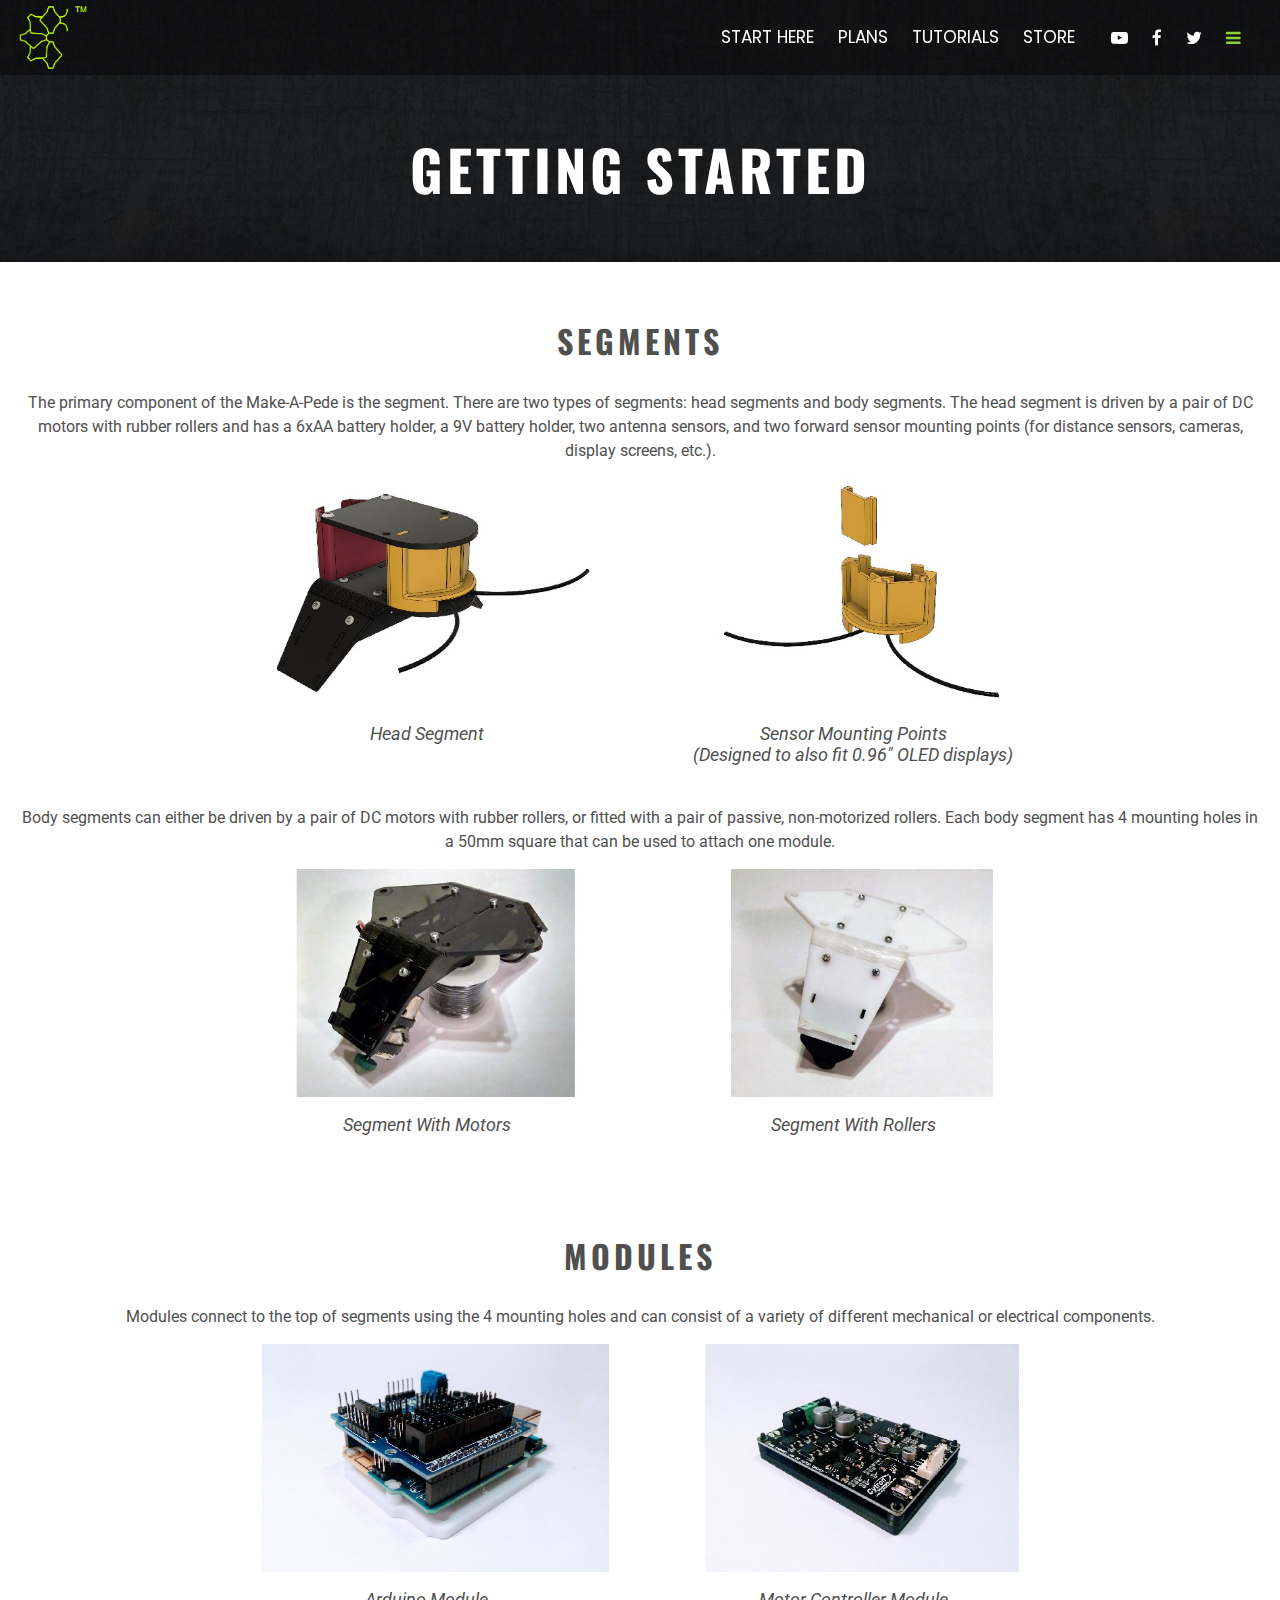
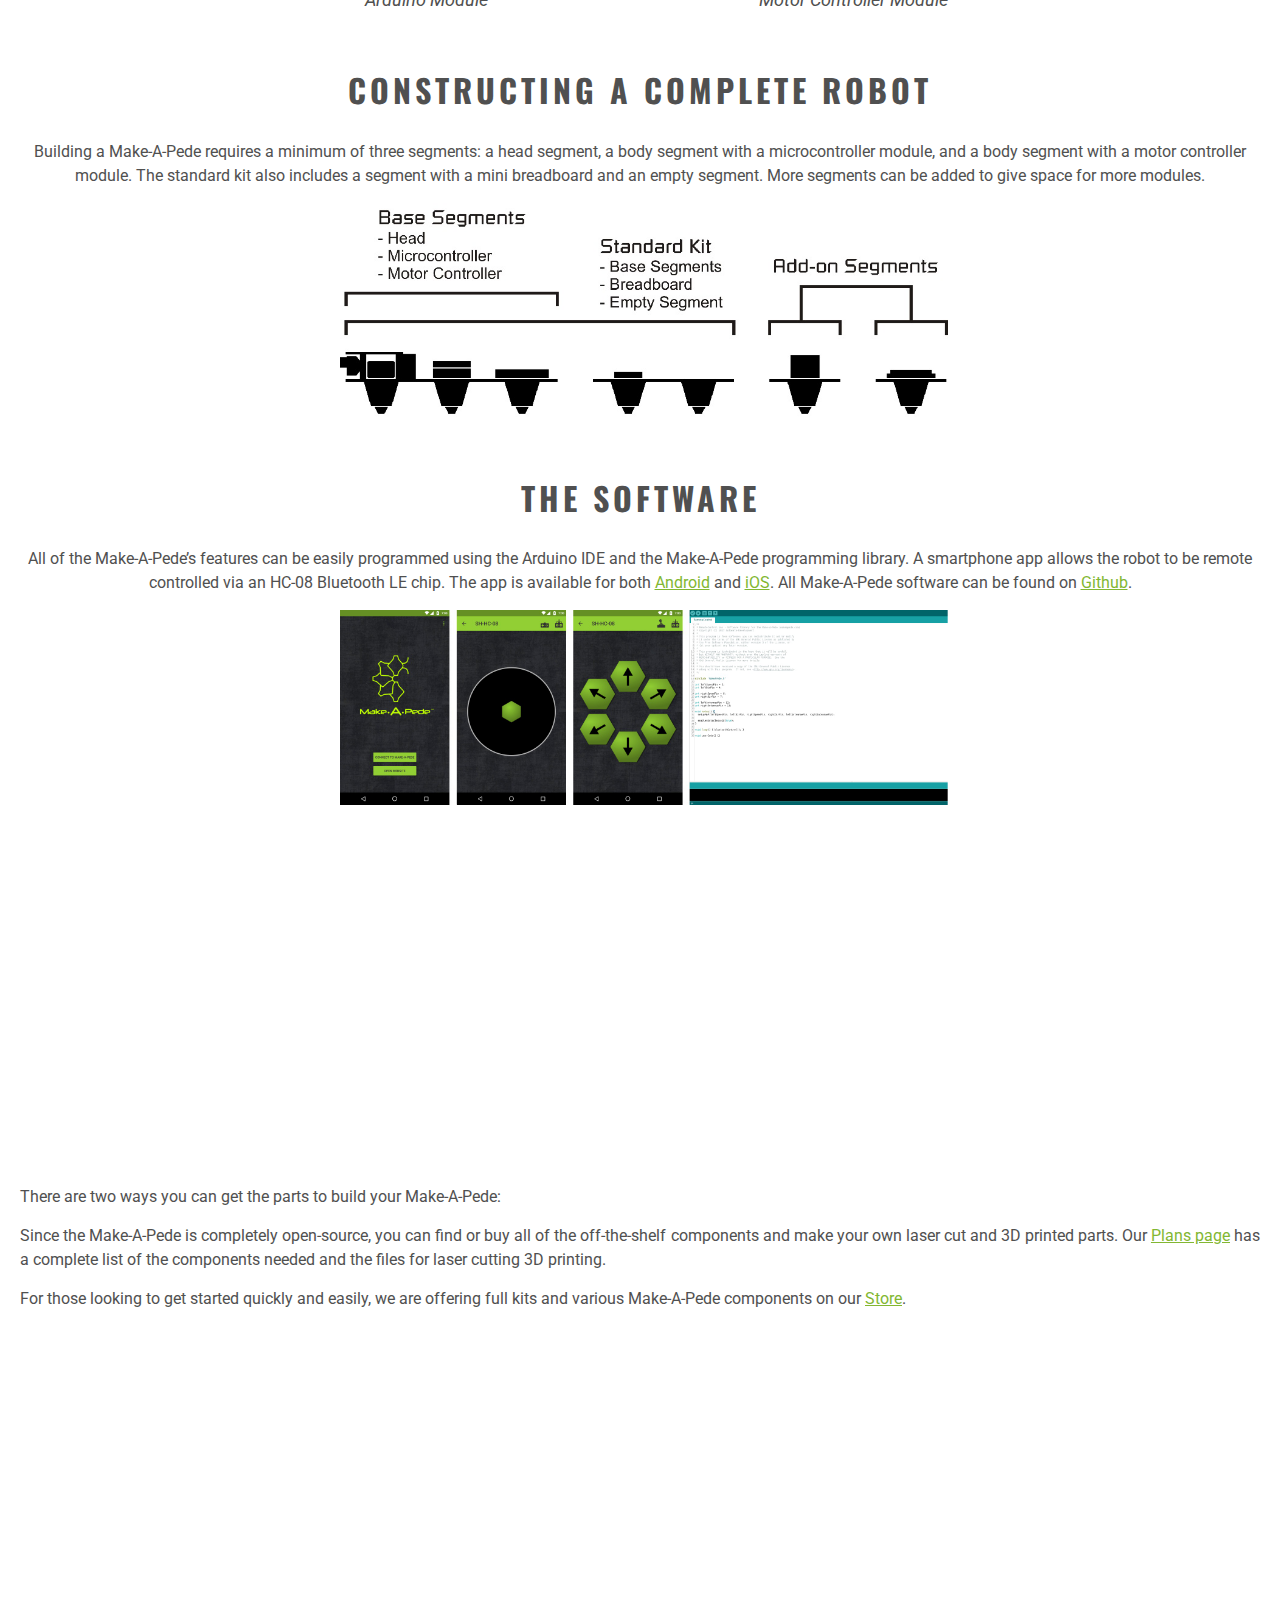
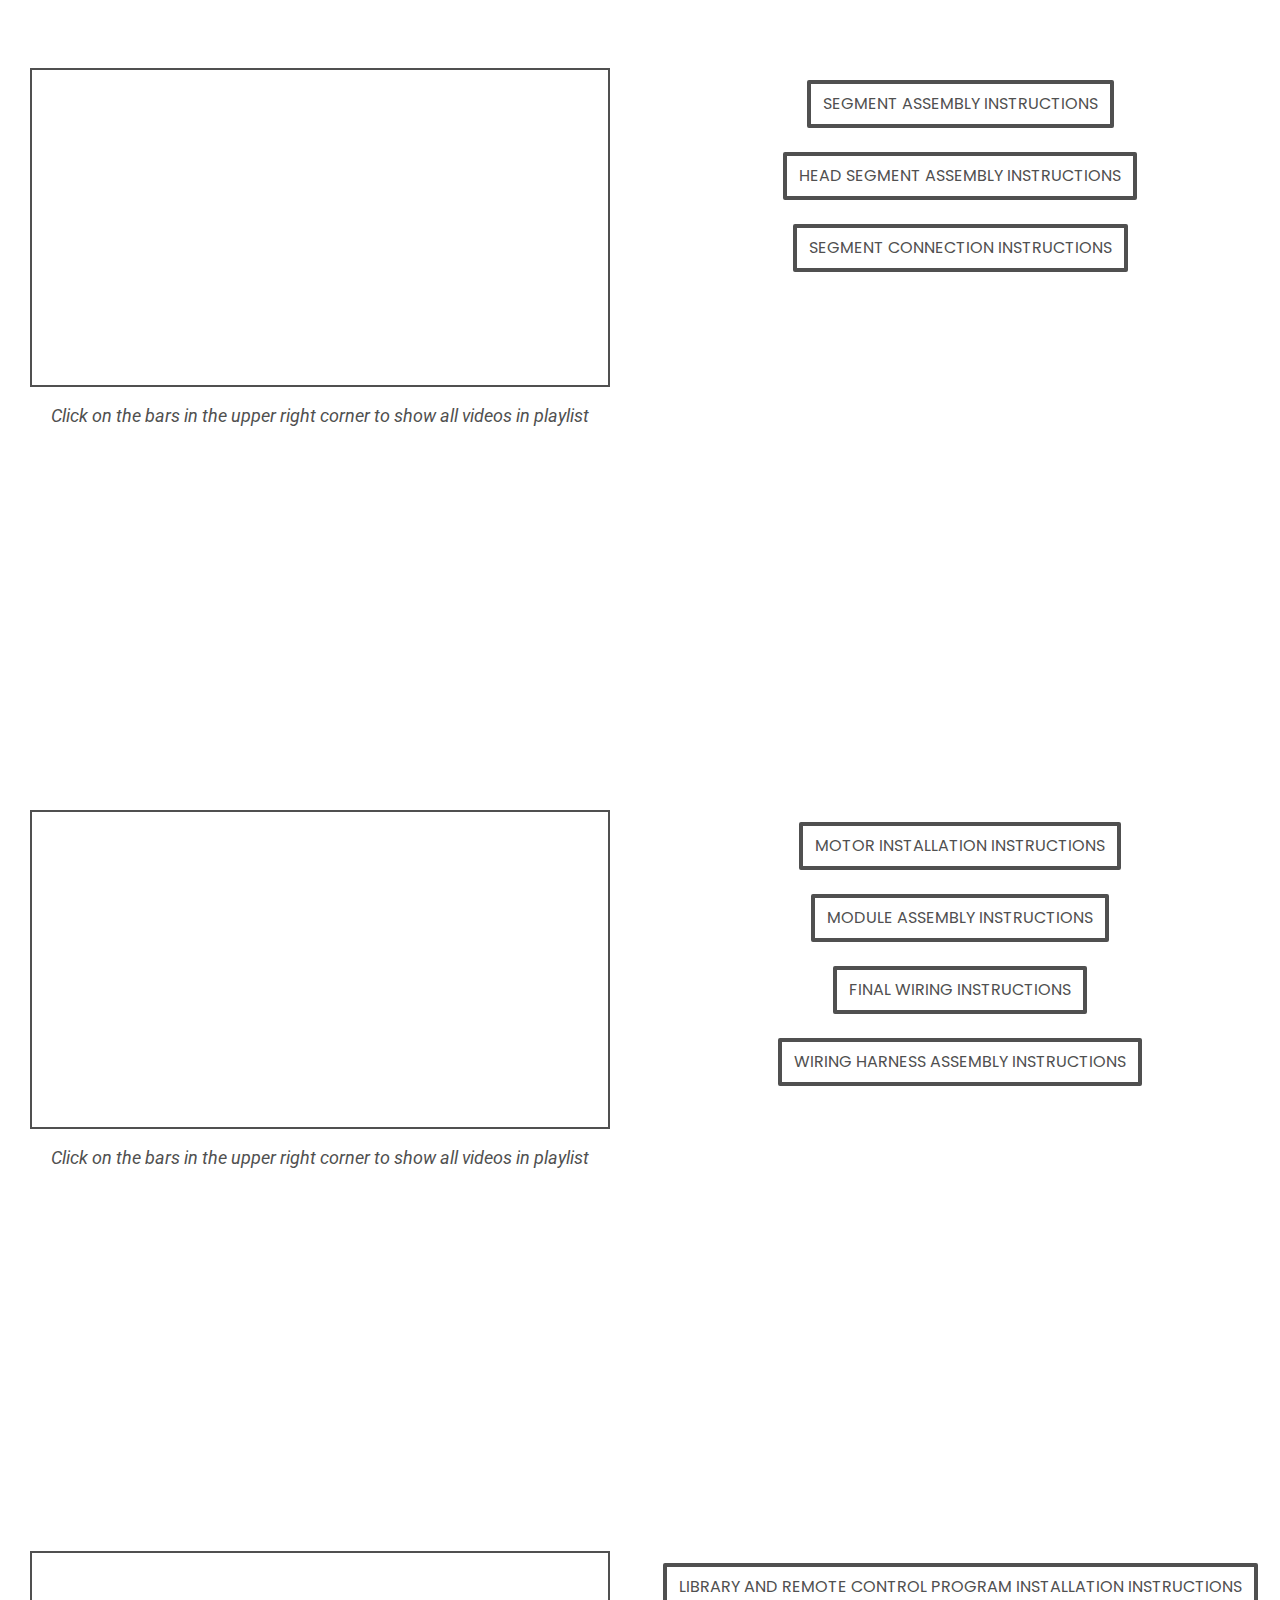
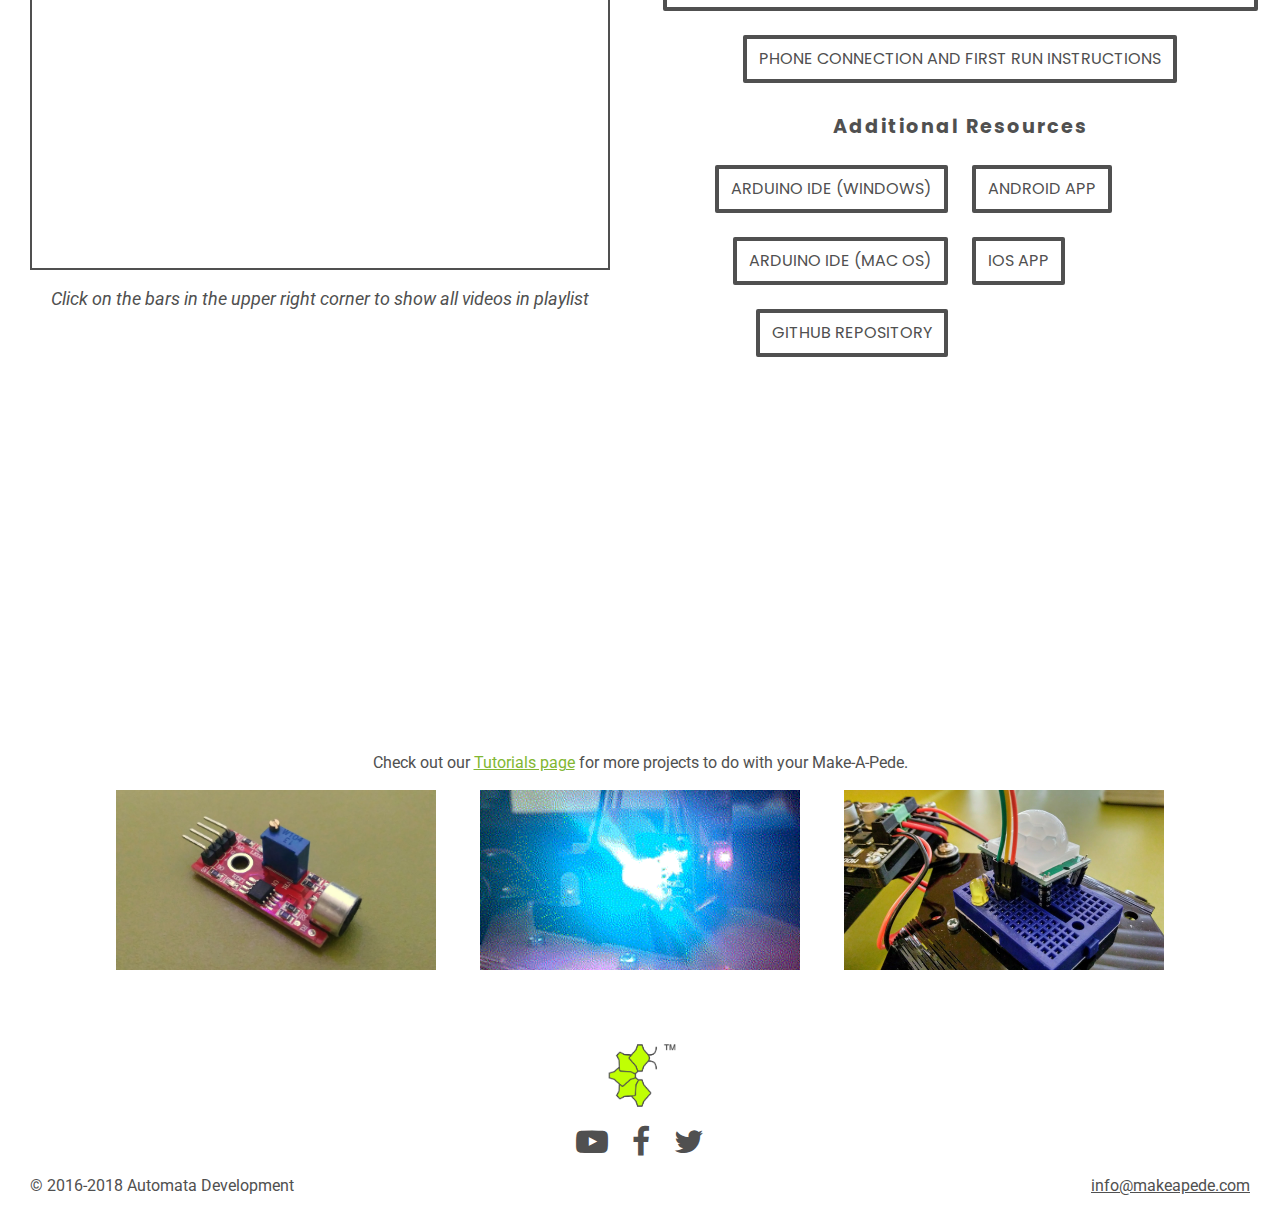
<file: starthere/index.html>
<!DOCTYPE html>
<html lang="en">
<head>
	<meta charset="utf-8">
	<meta content="" name="description">
	<meta content="" name="keywords">
	<title>Make-A-Pede - Start Here</title>
	<!--[if IE]>
	<script src="http://html5shim.googlecode.com/svn/trunk/html5.js"></script>
	<![endif]-->
	<link href="../css/reset.min.css" rel="stylesheet" type="text/css">
	<link href="../css/style4.css" rel="stylesheet" type="text/css">
	<link href="../font-awesome-4.7.0/css/font-awesome.min.css" rel="stylesheet">

	<link href="https://fonts.googleapis.com/css?family=Oswald:700|Poppins:500|Roboto" rel="stylesheet">
	<link href="../img/MaP-Icon.ico" rel="shortcut icon" type="image/x-icon">

	<script src="../js/jquery-3.1.1.min.js"></script>
	<script src="../js/jquery.ba-hashchange.min.js"></script>
	<script src="../js/mail.min.js"></script>
	<script src="../js/main.js"></script>
</head>

<body>
	<script>
	(function(i,s,o,g,r,a,m){i['GoogleAnalyticsObject']=r;i[r]=i[r]||function(){
		(i[r].q=i[r].q||[]).push(arguments)},i[r].l=1*new Date();a=s.createElement(o),
		m=s.getElementsByTagName(o)[0];a.async=1;a.src=g;m.parentNode.insertBefore(a,m)
	})(window,document,'script','https://www.google-analytics.com/analytics.js','ga');
	ga('create', 'UA-99327658-1', 'auto');
	ga('send', 'pageview');
	</script>

	<header>
		<div id="mainMenu">
			<div class="navbarSpacer">&nbsp;</div>
			<div class="menuColumn">
				<div class="section">
					<a href="../index.html"><h1>Home</h1></a>
					<ul>
						<li><a href="../index.html#2">About</a></li>
						<li><a href="../index.html#3">Why</a></li>
						<li><a href="../index.html#4">Getting Started</a></li>
						<li><a href="../index.html#5">Going Further</a></li>
					</ul>
				</div>
			</div>
			<div class="menuColumn">
				<div class="section">
					<a href="../starthere/index.html"><h1>Start Here</h1></a>
					<ul>
						<li><a href="../starthere/index.html#1">Get the Parts</a></li>
						<li><a href="../starthere/index.html#2">Build the Chassis</a></li>
						<li><a href="../starthere/index.html#3">Wire the Electronics</a></li>
						<li><a href="../starthere/index.html#4">Write a Program</a></li>
					</ul>
				</div>
			</div>
			<div class="menuColumn">
				<div class="section">
					<a href="../plans/index.html"><h1>Plans</h1></a>
					<ul>
						<li><a href="../plans/index.html#1">Bill of Materials</a></li>
						<li><a href="../plans/index.html#2">CAD Files</a></li>
						<li><a href="../plans/index.html#3">Schematics</a></li>
						<li><a href="../plans/index.html#4">Code Library</a></li>
					</ul>
				</div>
			</div>
			<div class="menuColumn">
				<div class="section">
					<a href="../tutorials/index.html"><h1>Tutorials</h1></a>
					<ul>
						<li><a href="../tutorials/index.html#1">Building</a></li>
						<li><a href="../tutorials/index.html#2">Programming</a></li>
						<li><a href="../tutorials/index.html#3">Projects</a></li>
					</ul>
				</div>
			</div>
			<div class="menuColumn">
				<div class="section">
					<a href="http://store.makeapede.com/"><h1>Store</h1></a>
				</div>
			</div>
		</div>
		<nav id="navbar">
			<a href="../index.html#1"><img class="iconLogo" alt="Make-A-Pede Logo" title="Home" src="../img/MaP-Logo-Icon-LgTM-G.png"/></a>
			<ul>
				<li class="quickLink"><a href="../starthere/index.html">Start Here</a></li>
				<li class="quickLink"><a href="../plans/index.html">Plans</a></li>
				<li class="quickLink"><a href="../tutorials/index.html">Tutorials</a></li>
				<li class="quickLink"><a href="http://store.makeapede.com/">Store</a></li>
				<li>
					<a href="https://www.youtube.com/channel/UCuvQ2hq8uN-BKy3SVHprXtA"><i class="fa fa-youtube-play"></i></a>
					<a href="https://www.facebook.com/makeapede/"><i class="fa fa-facebook-f"></i></a>
					<a href="https://twitter.com/makeapede"><i class="fa fa-twitter"></i></a>
					<a href="javascript:openMenu();"><i class="fa fa-bars accentColor1" id="menuOpen" title="Menu"></i></a>
					<a href="javascript:closeMenu();"><i class="fa fa-times accentColor1" id="menuClose" title="Close Menu"></i></a>
				</li>
			</ul>
		</nav>
		<div id="construction">&nbsp;</div>
	</header>

	<a href="javascript:showLightbox(null);"><div id="lightboxBack">&nbsp;</div></a>

	<div class="page">
		<div id="s0" class="section accentColor4bg">
			<h1 class="stdBanner parallax">
				<div class="navbarSpacer">&nbsp;</div>
				Getting Started
			</h1>
			<h2>Segments</h2>
			<p class="centerAlign">
				The primary component of the Make-A-Pede is the segment. There are two types of segments: head segments and body segments. The head segment is driven by a pair of DC motors with rubber rollers and has a 6xAA battery holder, a 9V battery holder, two antenna sensors, and two forward sensor mounting points (for distance sensors, cameras, display screens, etc.).
			</p>
			<div class="thirdSection">
				<img src="img/headsegment.jpg"/>
				<blockquote>Head Segment</blockquote>
			</div><div class="thirdSection">
				<img src="img/sensormounting.jpg"/>
				<blockquote style="margin-bottom:0;">Sensor Mounting Points</blockquote>
				<blockquote>(Designed to also fit 0.96" OLED displays)</blockquote>
			</div>
			<p class="centerAlign">
				Body segments can either be driven by a pair of DC motors with rubber rollers, or fitted with a pair of passive, non-motorized rollers. Each body segment has 4 mounting holes in a 50mm square that can be used to attach one module.
			</p>
			<div class="thirdSection">
				<img src="img/IMG_20170526_203523421_HDR_edited.jpeg"/>
				<blockquote>Segment With Motors</blockquote>
			</div><div class="thirdSection">
				<img src="img/IMG_20170526_203459872_edited.jpg"/>
				<blockquote style="margin-bottom:0;">Segment With Rollers</blockquote>
			</div>
			<div class="spacer">&nbsp;</div>

			<h2>Modules</h2>
			<p class="centerAlign">
				Modules connect to the top of segments using the 4 mounting holes and can consist of a variety of different mechanical or electrical components.
			</p>
			<div class="thirdSection">
				<img src="img/IMG_20170531_193209461_edited.jpg"/>
				<blockquote>Arduino Module</blockquote>
			</div><div class="thirdSection">
				<img src="img/IMG_20170531_201020182_edited.jpg"/>
				<blockquote style="margin-bottom:0;">Motor Controller Module</blockquote>
			</div>

			<h2>Constructing A Complete Robot</h2>
			<p class="centerAlign">
				Building a Make-A-Pede requires a minimum of three segments: a head segment, a body segment with a microcontroller module, and a body segment with a motor controller module. The standard kit also includes a segment with a mini breadboard and an empty segment. More segments can be added to give space for more modules.
			</p>
			<div class="halfSection">
				<img src="img/construction2.jpg"/>
			</div>

			<h2>The Software</h2>
			<p class="centerAlign">
				All of the Make-A-Pede’s features can be easily programmed using the Arduino IDE and the Make-A-Pede programming library. A smartphone app allows the robot to be remote controlled via an HC-08 Bluetooth LE chip. The app is available for both <a href="../android/" target="_blank">Android</a> and <a href="../ios/" target="_blank">iOS</a>. All Make-A-Pede software can be found on <a href="https://github.com/Make-APede" target="_blank">Github</a>.
			</p>
			<div class="halfSection">
				<img src="img/app.jpg"/>
			</div>
			<div class="spacer">&nbsp;</div>
		</div>

		<div id="s1" class="section accentColor4bg">
			<h1 class="stdBanner parallax">
				<div class="navbarSpacer">&nbsp;</div>
				Get the Parts
			</h1>
			<p>
				There are two ways you can get the parts to build your Make-A-Pede:
			</p>
			<p>
				Since the Make-A-Pede is completely open-source, you can find or buy all of the off-the-shelf components and make your own laser cut and 3D printed parts.  Our <a href="../plans/index.html">Plans page</a> has a complete list of the components needed and the files for laser cutting 3D printing.
			</p>
			<p>
				For those looking to get started quickly and easily, we are offering full kits and various Make-A-Pede components on our <a href="http://store.makeapede.com/">Store</a>.
			</p>
			<div class="spacer">&nbsp;</div>
		</div>

		<div id="s2" class="section accentColor4bg">
			<h1 class="stdBanner parallax">
				<div class="navbarSpacer">&nbsp;</div>
				Build the Chassis
			</h1>
			<div class="halfSection">
				<iframe class="playlist" src="https://www.youtube.com/embed/videoseries?list=PLk90GvgmwOH5vh9fXZUg-iE9jV131F04p&rel=0" frameborder="0" allowfullscreen></iframe>
				<div class="spacerHalf">&nbsp;</div>
				<blockquote>Click on the bars in the upper right corner to show all videos in playlist</blockquote>
			</div><div class="halfSection">
				<div class="buttons">
					<a href="../tutorials/manual/Instruction-Manual-Segment-Assembly.pdf" target="_blank"><div class="buttonD">Segment Assembly Instructions</div></a><br/>

					<a href="../tutorials/manual/Instruction-Manual-Head-Segment-Assembly.pdf" target="_blank"><div class="buttonD">Head Segment Assembly Instructions</div></a><br/>

					<a href="../tutorials/manual/Instruction-Manual-String-Segments-Together.pdf" target="_blank"><div class="buttonD">Segment Connection Instructions</div></a><br/>
				</div>
			</div>
			<div class="spacer">&nbsp;</div>
		</div>

		<div id="s3" class="section accentColor4bg">
			<h1 class="stdBanner parallax">
				<div class="navbarSpacer">&nbsp;</div>
				Wire The Electronics
			</h1>
			<div class="halfSection">
				<iframe class="playlist" src="https://www.youtube.com/embed/videoseries?list=PLk90GvgmwOH71Imw8M5Jz3nGuwJVtVsm2&rel=0" frameborder="0" allowfullscreen></iframe>
				<div class="spacerHalf">&nbsp;</div>
				<blockquote>Click on the bars in the upper right corner to show all videos in playlist</blockquote>
			</div><div class="halfSection">
				<div class="buttons">
					<a href="../tutorials/manual/Instruction-Manual-Run-Wire-and-Install-Motors.pdf" target="_blank"><div class="buttonD">Motor Installation Instructions</div></a><br/>

					<a href="../tutorials/manual/Instruction-Manual-Build-Modules.pdf" target="_blank"><div class="buttonD">Module Assembly Instructions</div></a><br/>

					<a href="../tutorials/manual/Instruction-Manual-Final-Wiring.pdf" target="_blank"><div class="buttonD">Final Wiring Instructions</div></a><br/>

					<a href="../tutorials/manual/Instruction-Manual-Make-Wiring-Harness.pdf" target="_blank"><div class="buttonD">Wiring Harness Assembly Instructions</div></a><br/>
				</div>
			</div>
			<div class="spacer">&nbsp;</div>
		</div>

		<div id="s4" class="section accentColor4bg">
			<h1 class="stdBanner parallax">
				<div class="navbarSpacer">&nbsp;</div>
				Load a Program
			</h1>
			<div class="halfSection">
				<iframe class="playlist" src="https://www.youtube.com/embed/videoseries?list=PLk90GvgmwOH7hTdlQjv8GfQaZqR_5sQ_W&rel=0" frameborder="0" allowfullscreen></iframe>
				<div class="spacerHalf">&nbsp;</div>
				<blockquote>Click on the bars in the upper right corner to show all videos in playlist</blockquote>
			</div><div class="halfSection">
				<div class="buttons">
					<a href="../tutorials/manual/Instruction-Manual-Library-and-Remote-Control-Program.pdf" target="_blank"><div class="buttonD">Library and Remote Control Program Installation Instructions</div></a><br/>

					<a href="../tutorials/manual/Instruction-Manual-First-Run.pdf" target="_blank"><div class="buttonD">Phone Connection and First Run Instructions</div></a><br/>
				</div>

				<div class="spacer2">&nbsp;</div>
				<h3>Additional Resources</h3>
				<div class="halfSection">
					<div class="buttons rightAlign">
						<a href="https://www.arduino.cc/en/Guide/Windows" target="_blank"><div class="buttonD">Arduino IDE (Windows)</div></a><br/>

						<a href="https://www.arduino.cc/en/Guide/MacOSX" target="_blank"><div class="buttonD">Arduino IDE (mac OS)</div></a><br/>

						<a href="https://github.com/Make-A-Pede/Make-A-Pede-Arduino-Library" target="_blank"><div class="buttonD">GitHub Repository</div></a><br/>
					</div>
				</div><div class="halfSection">
					<div class="buttons leftAlign">
						<a href="../android/" target="_blank"><div class="buttonD">Android App</div></a><br/>

						<a href="../ios/" target="_blank"><div class="buttonD">iOS App</div></a><br/>
					</div>
				</div>
			</div>
			<div class="spacer">&nbsp;</div>
		</div>

		<div id="s5" class="section accentColor4bg">
			<h1 class="stdBanner parallax">
				<div class="navbarSpacer">&nbsp;</div>
				Going Further
			</h1>
			<p class="centerAlign">
				Check out our <a href="../tutorials/index.html#3">Tutorials page</a> for more projects to do with your Make-A-Pede.
			</p>

			<a href="../tutorials/index.html#3">
				<img class="projectImg" style="height: 180px; width: 320px;" src="../tutorials/projects/IMG_20170722_152200550-01%5B1%5D.jpeg"/>
				<img class="projectImg" style="height: 180px; width: 320px;" src="../tutorials/projects/2017-07-22_15-47-03.gif"/>
				<img class="projectImg" style="height: 180px; width: 320px;" src="../tutorials/projects/IMG_20170719_155303936_HDR%5B2%5D.jpg"/>
			</a>

			<div class="spacer">&nbsp;</div>
		</div>
	</div>

	<footer id="fixedFooter">
		<a href="../index.html#1"><img class="iconLogo" alt="Make-A-Pede Logo" src="../img/MaP-Logo-Icon-LgTM-DG.png"/></a>
		<br/>
		<div id="footerIcons">
			<a href="https://www.youtube.com/channel/UCuvQ2hq8uN-BKy3SVHprXtA"><i class="fa fa-youtube-play"></i></a>
			<a href="https://www.facebook.com/makeapede/"><i class="fa fa-facebook-f"></i></a>
			<a href="https://twitter.com/makeapede"><i class="fa fa-twitter"></i></a>
		</div>
		<div id="leftFooter">© 2016-2018 Automata Development</div>
		<div id="rightFooter"><script>insertEMail("info");</script></div>
	</footer>
</body>
</html>
</file>
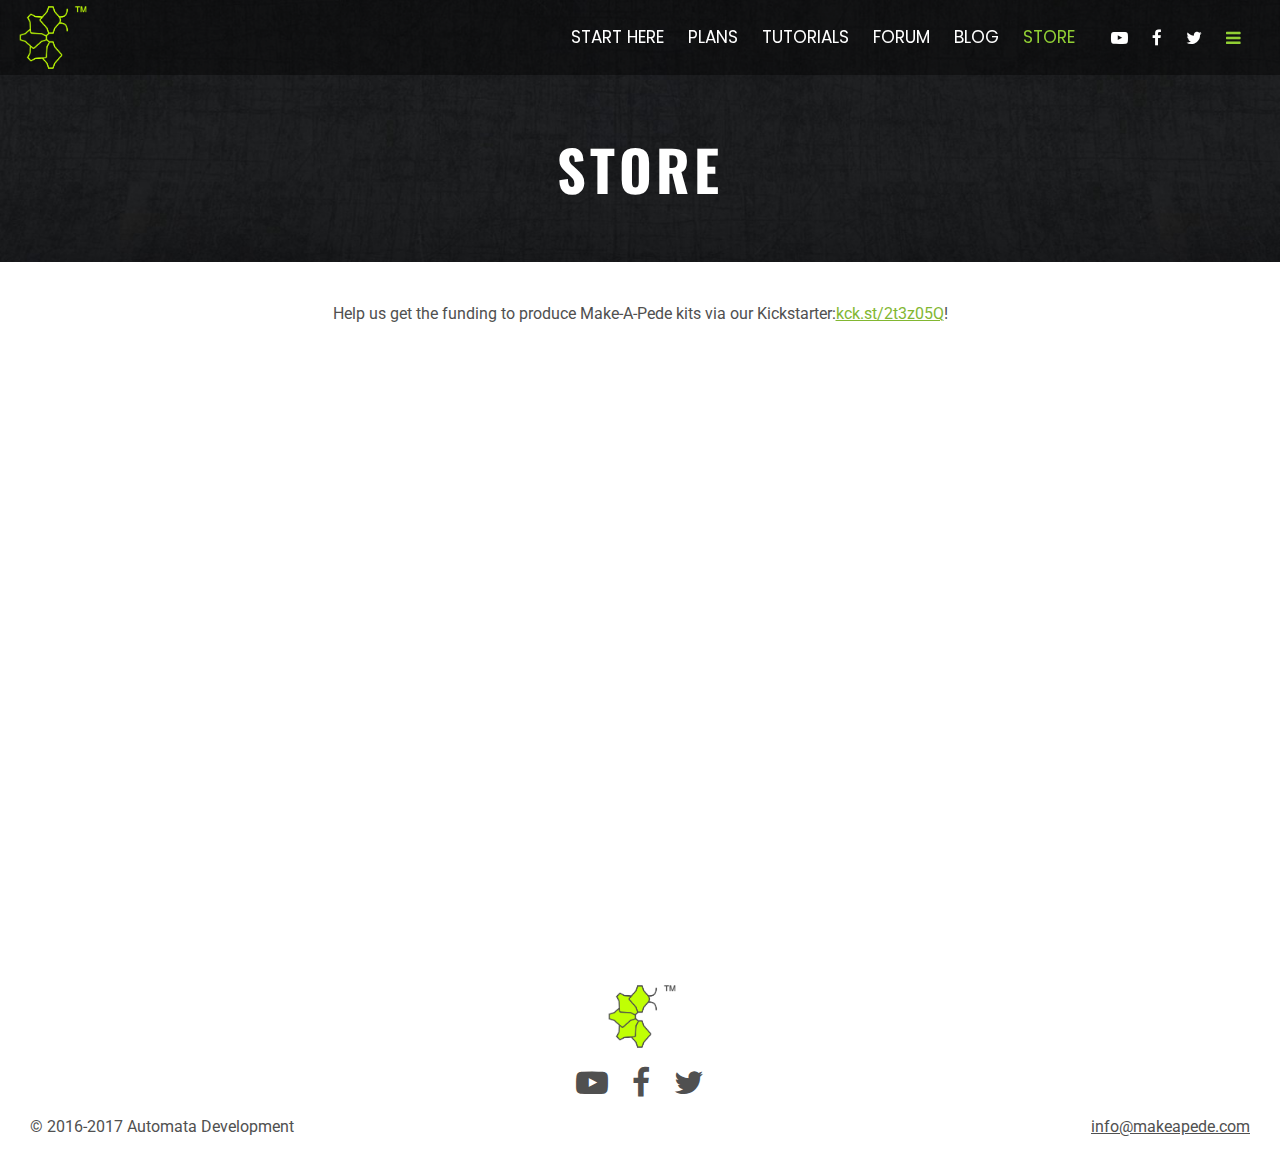
<file: store/index.html>
<!DOCTYPE html>
<html lang="en">
<head>
	<meta charset="utf-8">
	<meta content="" name="description">
	<meta content="" name="keywords">
	<title>Make-A-Pede - Store</title>
	<!--[if IE]>
	<script src="http://html5shim.googlecode.com/svn/trunk/html5.js"></script>
	<![endif]-->
	<link href="../css/reset.min.css" rel="stylesheet" type="text/css">
	<link href="../css/style4.css" rel="stylesheet" type="text/css">
	<link href="../magnific-popup/magnific-popup.css" rel="stylesheet" type="text/css">
	<link href="../font-awesome-4.7.0/css/font-awesome.min.css" rel="stylesheet">

	<link href="https://fonts.googleapis.com/css?family=Oswald:700|Poppins:500|Roboto" rel="stylesheet">
	<link href="../img/MaP-Icon.ico" rel="shortcut icon" type="image/x-icon">
	
	<script src="../js/jquery-3.1.1.min.js"></script>
	<script src="../js/jquery.ba-hashchange.min.js"></script>
	<script src="../js/mail.min.js"></script>
	<script src="../js/main.js"></script>
</head>

<body>
    <script>
      (function(i,s,o,g,r,a,m){i['GoogleAnalyticsObject']=r;i[r]=i[r]||function(){
      (i[r].q=i[r].q||[]).push(arguments)},i[r].l=1*new Date();a=s.createElement(o),
      m=s.getElementsByTagName(o)[0];a.async=1;a.src=g;m.parentNode.insertBefore(a,m)
      })(window,document,'script','https://www.google-analytics.com/analytics.js','ga');
      ga('create', 'UA-99327658-1', 'auto');
      ga('send', 'pageview');
    </script>
    
	<header>
		<div id="mainMenu">
			<div class="navbarSpacer">&nbsp;</div>
			<div class="menuColumn">
				<div class="section">
					<a href="../index.html#1"><h1>Home</h1></a>
					<ul>
						<li><a href="../index.html#2">About</a></li>
						<li><a href="../index.html#3">Why</a></li>
                        <li><a href="../index.html#4">Getting Started</a></li>
                        <li><a href="../index.html#5">Going Further</a></li>
					</ul>
				</div>
                <div class="section">
                    <a href="../tutorials/index.html#1"><h1>Tutorials</h1></a>
					<ul>
						<li><a href="../tutorials/index.html#1">Building</a></li>
						<li><a href="../tutorials/index.html#2">Programming</a></li>
                        <li><a href="../tutorials/index.html#3">Projects</a></li>
					</ul>
				</div>
			</div>
			<div class="menuColumn">
				<div class="section">
					<a href="../starthere/index.html#1"><h1>Start Here</h1></a>
					<ul>
						<li><a href="../starthere/index.html#1">Get the Parts</a></li>
						<li><a href="../starthere/index.html#2">Build the Chassis</a></li>
                        <li><a href="../starthere/index.html#3">Wire the Electronics</a></li>
                        <li><a href="../starthere/index.html#4">Write a Program</a></li>
					</ul>
				</div>
                <div class="section">
					<a href="http://makeapede.com/forum/index.php" target="_blank"><h1>Forum</h1></a>
					<ul>
                        <li><a href="http://makeapede.com/forum/index.php/conversations/general-discussion" target="_blank">General Discussion</a></li>
                        <li><a href="http://makeapede.com/forum/index.php/conversations/announcements" target="_blank">Announcements</a></li>
						<li><a href="http://makeapede.com/forum/index.php/conversations/project-showcase" target="_blank">Project Showcase</a></li>
						<li><a href="http://makeapede.com/forum/index.php/conversations/hardware-questions" target="_blank">Hardware Questions</a></li>
                        <li><a href="http://makeapede.com/forum/index.php/conversations/software-questions" target="_blank">Software Questions</a></li>
					</ul>
				</div>
			</div>
			<div class="menuColumn">
				<div class="section">
                    <a href="../plans/index.html#1"><h1>Plans</h1></a>
					<ul>
						<li><a href="../plans/index.html#1">Bill of Materials</a></li>
						<li><a href="../plans/index.html#2">CAD Files</a></li>
                        <li><a href="../plans/index.html#3">Schematics</a></li>
                        <li><a href="../plans/index.html#4">Code Library</a></li>
					</ul>
				</div>
				<div class="section">
                    <a href="../blog/index.html"><h1>Blog</h1></a>
                    <a href="../store/index.html"><h1>Store</h1></a>
                    <!--a href=""--><h1>Educator Resources</h1><!--/a-->
                    <a href="../support/index.html"><h1>Support</h1></a>
                    <div class="note accentColor1" style="top:-50px; left:188px;">- Coming Soon</div>
				</div>
			</div>
		</div>
		<nav id="navbar">
			<a href="../index.html#1"><img class="iconLogo" alt="Make-A-Pede Logo" title="Home" src="../img/MaP-Logo-Icon-LgTM-G.png"/></a>
			<ul>
				<li class="quickLink"><a href="../starthere/index.html">Start Here</a></li>
				<li class="quickLink"><a href="../plans/index.html">Plans</a></li>
				<li class="quickLink"><a href="../tutorials/index.html">Tutorials</a></li>
                <li class="quickLink"><a href="http://makeapede.com/forum/index.php" target="_blank">Forum</a></li>
                <li class="quickLink"><a href="../blog/index.html">Blog</a></li>
				<li class="quickLink"><a href="../store/index.html" class="accentColor1">Store</a></li>
				<li>
					<a href="https://www.youtube.com/channel/UCuvQ2hq8uN-BKy3SVHprXtA"><i class="fa fa-youtube-play"></i></a>
			<a href="https://www.facebook.com/makeapede/"><i class="fa fa-facebook-f"></i></a>
			<a href="https://twitter.com/makeapede"><i class="fa fa-twitter"></i></a>
					<a href="javascript:openMenu();"><i class="fa fa-bars accentColor1" id="menuOpen" title="Menu"></i></a>
					<a href="javascript:closeMenu();"><i class="fa fa-times accentColor1" id="menuClose" title="Close Menu"></i></a>
				</li>
			</ul>
		</nav>
        <div id="construction"> Our Kickstarter campaign is now live at <a href="https://www.kickstarter.com/projects/automata-development/make-a-pede-a-centipede-robot-for-makers-and-stem?ref=9vfcib" target="_blank">kck.st/2t3z05Q</a>!</div>
	</header>

	<a href="javascript:showLightbox(null);"><div id="lightboxBack">&nbsp;</div></a>

    <div class="page">
        <div id="s1" class="section accentColor4bg">
            <h1 class="stdBanner parallax">
                <div class="navbarSpacer">&nbsp;</div>
                Store
            </h1>
            
            <p class="centerAlign">Help us get the funding to produce Make-A-Pede kits via our Kickstarter:<a href="https://www.kickstarter.com/projects/automata-development/make-a-pede-a-centipede-robot-for-makers-and-stem?ref=9vfcib" target="_blank">kck.st/2t3z05Q</a>!</p>
            <div class="spacer2">&nbsp;</div>
            <div class="thirdSection">
                <iframe class="kickstarterFrame" src="https://www.kickstarter.com/projects/automata-development/make-a-pede-a-centipede-robot-for-makers-and-stem/widget/card.html?v=2"></iframe>
            </div>
            
            <!--p>The store is still a work in progress. Below are some of the
                products we anticipate offering.</p>
            <p><mark>
                Due to overwhelming demand at the 2017 Bay Area Maker Faire, we will be offering full kits in addition to the products listed below.
                Watch for us on Kickstarter and follow us on social media for updates on our progress.
            </mark></p-->
            
            <!--p>If you want us to keep you updated on the status of our store, please leave your email address via our <a href="https://docs.google.com/forms/d/e/1FAIpQLSfdiN-9jKLKZP_nn5MZKYvGf1YSxdNXE0gHVcYntNaIyKjQMA/viewform?usp=pp_url&entry.1505239318&entry.1390276619=Yes,+send+me+email+updates" target="_blank">interest form</a>.</p-->
            
            <!--div class="spacer2">&nbsp;</div>
            
            <hr>
            <div class="nSection">
                <div class="spacer2">&nbsp;</div>
                <div class="tileSet">
                    <div class="tile">
                        <img src="product-images/bracket-set.png"/>
                    </div>
                    <div class="tile">
                        <span class="price">$0.00</span>
                    </div>
                    <div class="tile">
                        <div class="buttonD">Add to Cart</div>
                    </div>
                </div>
                <h3 class="leftAlign">Bracket Set</h3>
                <p>Includes 5 segments, 10 segment supports, and 2 head pieces.</p>
            </div>

            <hr>
            <div class="nSection">
                <div class="spacer2">&nbsp;</div>
                <div class="tileSet">
                    <div class="tile">
                        <img src="product-images/electronics-mounting-set.png"/>
                    </div>
                    <div class="tile">
                        <span class="price">$0.00</span>
                    </div>
                    <div class="tile">
                        <div class="buttonD">Add to Cart</div>
                    </div>
                </div>
                <h3 class="leftAlign">Electronics Mounting Set</h3>
                <p>Includes 1 utrasonic sensor mount, 1 arduino mount, and 1 motor driver mount.</p>
            </div>

            <hr>
            <div class="nSection">
                <div class="spacer2">&nbsp;</div>
                <div class="tileSet">
                    <div class="tile">
                        <img src="product-images/hardware-set.png"/>
                    </div>
                    <div class="tile">
                        <span class="price">$0.00</span>
                    </div>
                    <div class="tile">
                        <div class="buttonD">Add to Cart</div>
                    </div>
                </div>
                <h3 class="leftAlign">Hardware Set</h3>
                <p>Includes all the hardware needed to construct a standard Make-A-Pede.</p>
            </div>

            <hr>
            <div class="nSection">
                <div class="spacer2">&nbsp;</div>
                <div class="tileSet">
                    <div class="tile">
                        <img src="product-images/motor-set.png"/>
                    </div>
                    <div class="tile">
                        <span class="price">$0.00</span>
                    </div>
                    <div class="tile">
                        <div class="buttonD">Add to Cart</div>
                    </div>
                </div>
                <h3 class="leftAlign">Motor Set</h3>
                <p>Includes 10 motors with rollers.</p>
            </div>
                        
            <div class="spacer">&nbsp;</div-->
        </div>
    </div>

	<footer id="fixedFooter">
		<a href="../index.html#1"><img class="iconLogo" alt="Make-A-Pede Logo" src="../img/MaP-Logo-Icon-LgTM-DG.png"/></a>
		<br/>
		<div id="footerIcons">
			<a href="https://www.youtube.com/channel/UCuvQ2hq8uN-BKy3SVHprXtA"><i class="fa fa-youtube-play"></i></a>
			<a href="https://www.facebook.com/makeapede/"><i class="fa fa-facebook-f"></i></a>
			<a href="https://twitter.com/makeapede"><i class="fa fa-twitter"></i></a>
		</div>
		<div id="leftFooter">© 2016-2017 Automata Development</div>
		<div id="rightFooter"><script>insertEMail("info");</script></div>
	</footer>
</body>
</html>
</file>
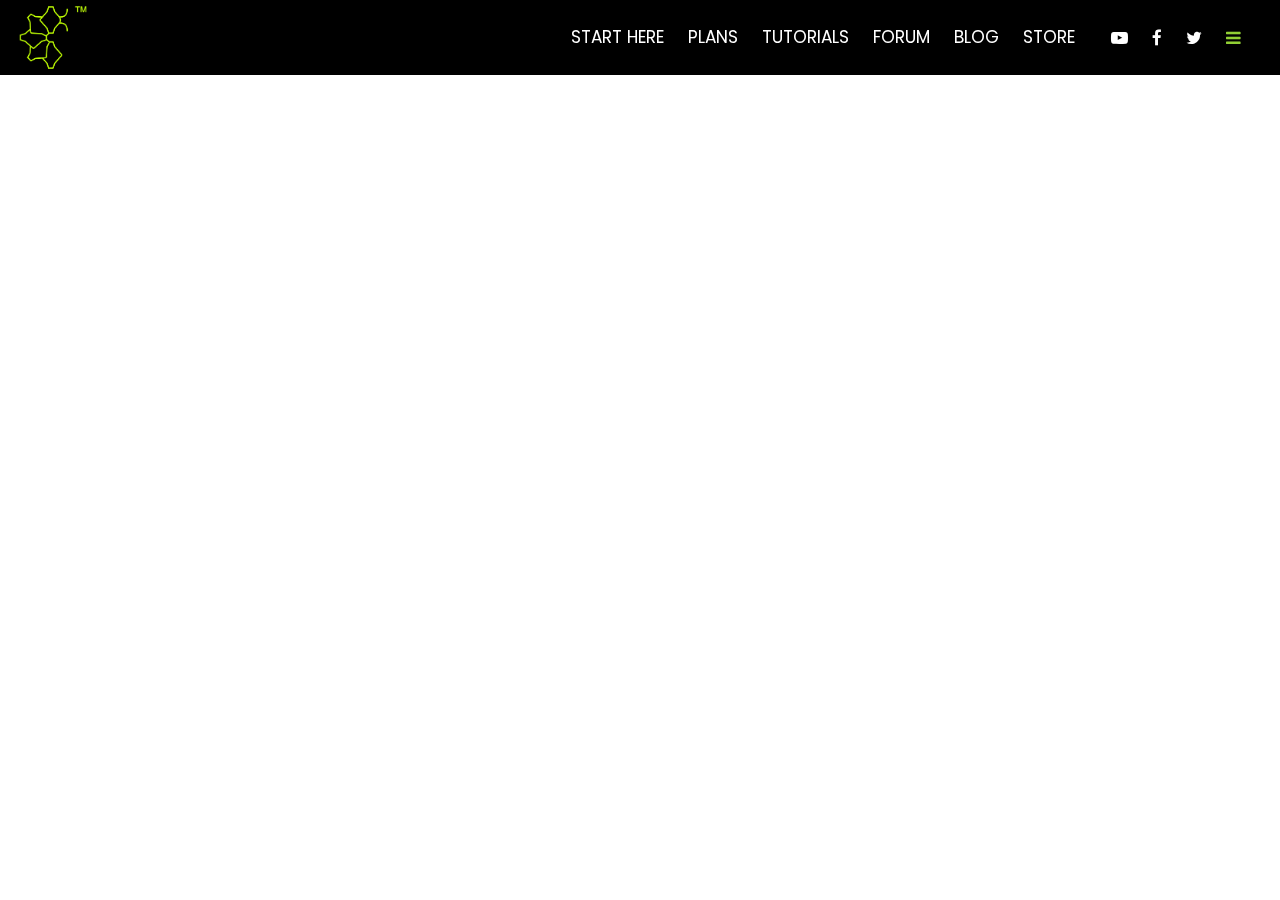
<file: subscribe/index.html>
<!DOCTYPE html>
<html lang="en">
<head>
	<meta charset="utf-8">
	<meta content="" name="description">
	<meta content="" name="keywords">
	<title>Make-A-Pede - Subscribe</title>
	<!--[if IE]>
	<script src="http://html5shim.googlecode.com/svn/trunk/html5.js"></script>
	<![endif]-->
	<link href="../css/reset.min.css" rel="stylesheet" type="text/css">
	<link href="../css/style4.css" rel="stylesheet" type="text/css">
	<link href="../magnific-popup/magnific-popup.css" rel="stylesheet" type="text/css">
	<link href="../font-awesome-4.7.0/css/font-awesome.min.css" rel="stylesheet">

	<link href="https://fonts.googleapis.com/css?family=Oswald:700|Poppins:500|Roboto" rel="stylesheet">
	<link href="../img/MaP-Icon.ico" rel="shortcut icon" type="image/x-icon">
	
	<script src="../js/jquery-3.1.1.min.js"></script>
	<script src="../js/jquery.ba-hashchange.min.js"></script>
	<script src="../js/mail.min.js"></script>
	<script src="../js/main.js"></script>
</head>

<body>
    <script>
      (function(i,s,o,g,r,a,m){i['GoogleAnalyticsObject']=r;i[r]=i[r]||function(){
      (i[r].q=i[r].q||[]).push(arguments)},i[r].l=1*new Date();a=s.createElement(o),
      m=s.getElementsByTagName(o)[0];a.async=1;a.src=g;m.parentNode.insertBefore(a,m)
      })(window,document,'script','https://www.google-analytics.com/analytics.js','ga');
      ga('create', 'UA-99327658-1', 'auto');
      ga('send', 'pageview');
    </script>
    
	<header>
		<div id="mainMenu">
			<div class="navbarSpacer">&nbsp;</div>
			<div class="menuColumn">
				<div class="section">
					<a href="../index.html"><h1>Home</h1></a>
					<ul>
						<li><a href="../index.html#2">About</a></li>
						<li><a href="../index.html#3">Why</a></li>
                        <li><a href="../index.html#4">Getting Started</a></li>
                        <li><a href="../index.html#5">Going Further</a></li>
					</ul>
				</div>
                <div class="section">
                    <a href="../tutorials/index.html"><h1>Tutorials</h1></a>
					<ul>
						<li><a href="../tutorials/index.html#1">Building</a></li>
						<li><a href="../tutorials/index.html#2">Programming</a></li>
                        <li><a href="../tutorials/index.html#3">Projects</a></li>
					</ul>
				</div>
			</div>
			<div class="menuColumn">
				<div class="section">
					<a href="../starthere/index.html"><h1>Start Here</h1></a>
					<ul>
						<li><a href="../starthere/index.html#1">Get the Parts</a></li>
						<li><a href="../starthere/index.html#2">Build the Chassis</a></li>
                        <li><a href="../starthere/index.html#3">Wire the Electronics</a></li>
                        <li><a href="../starthere/index.html#4">Write a Program</a></li>
					</ul>
				</div>
                <div class="section">
					<a href="http://makeapede.com/forum/index.php" target="_blank"><h1>Forum</h1></a>
					<ul>
                        <li><a href="http://makeapede.com/forum/index.php/conversations/general-discussion" target="_blank">General Discussion</a></li>
                        <li><a href="http://makeapede.com/forum/index.php/conversations/announcements" target="_blank">Announcements</a></li>
						<li><a href="http://makeapede.com/forum/index.php/conversations/project-showcase" target="_blank">Project Showcase</a></li>
						<li><a href="http://makeapede.com/forum/index.php/conversations/hardware-questions" target="_blank">Hardware Questions</a></li>
                        <li><a href="http://makeapede.com/forum/index.php/conversations/software-questions" target="_blank">Software Questions</a></li>
					</ul>
				</div>
			</div>
			<div class="menuColumn">
				<div class="section">
                    <a href="../plans/index.html"><h1>Plans</h1></a>
					<ul>
						<li><a href="../plans/index.html#1">Bill of Materials</a></li>
						<li><a href="../plans/index.html#2">CAD Files</a></li>
                        <li><a href="../plans/index.html#3">Schematics</a></li>
                        <li><a href="../plans/index.html#4">Code Library</a></li>
					</ul>
				</div>
				<div class="section">
                    <a href="../blog/index.html"><h1>Blog</h1></a>
                    <a href="../store/index.html"><h1>Store</h1></a>
                    <!--a href=""--><h1>Educator Resources</h1><!--/a-->
                    <a href="../support/index.html"><h1>Support</h1></a>
                    <div class="note accentColor1" style="top:-50px; left:188px;">- Coming Soon</div>
				</div>
			</div>
		</div>
		<nav id="navbar">
			<a href="../index.html#1"><img class="iconLogo" alt="Make-A-Pede Logo" title="Home" src="../img/MaP-Logo-Icon-LgTM-G.png"/></a>
			<ul>
				<li class="quickLink"><a href="../starthere/index.html">Start Here</a></li>
				<li class="quickLink"><a href="../plans/index.html">Plans</a></li>
				<li class="quickLink"><a href="../tutorials/index.html">Tutorials</a></li>
                <li class="quickLink"><a href="http://makeapede.com/forum/index.php" target="_blank">Forum</a></li>
                <li class="quickLink"><a href="../blog/index.html">Blog</a></li>
				<li class="quickLink"><a href="../store/index.html">Store</a></li>
				<li>
					<a href="https://www.youtube.com/channel/UCuvQ2hq8uN-BKy3SVHprXtA"><i class="fa fa-youtube-play"></i></a>
			<a href="https://www.facebook.com/makeapede/"><i class="fa fa-facebook-f"></i></a>
			<a href="https://twitter.com/makeapede"><i class="fa fa-twitter"></i></a>
					<a href="javascript:openMenu();"><i class="fa fa-bars accentColor1" id="menuOpen" title="Menu"></i></a>
					<a href="javascript:closeMenu();"><i class="fa fa-times accentColor1" id="menuClose" title="Close Menu"></i></a>
				</li>
			</ul>
		</nav>
        <div id="construction">&nbsp;</div>
	</header>

	<a href="javascript:showLightbox(null);"><div id="lightboxBack">&nbsp;</div></a>

    <div class="page">
        <div class="navbarBack"></div>
        <iframe class="formframe" src="https://docs.google.com/forms/d/e/1FAIpQLSc-LsrgV-pvw0cnRKxvdNPESLAP9A4fj4uEX9lU-Se5Yx944Q/viewform?embedded=true">Loading...</iframe>
    </div>
</body>
</html>
</file>
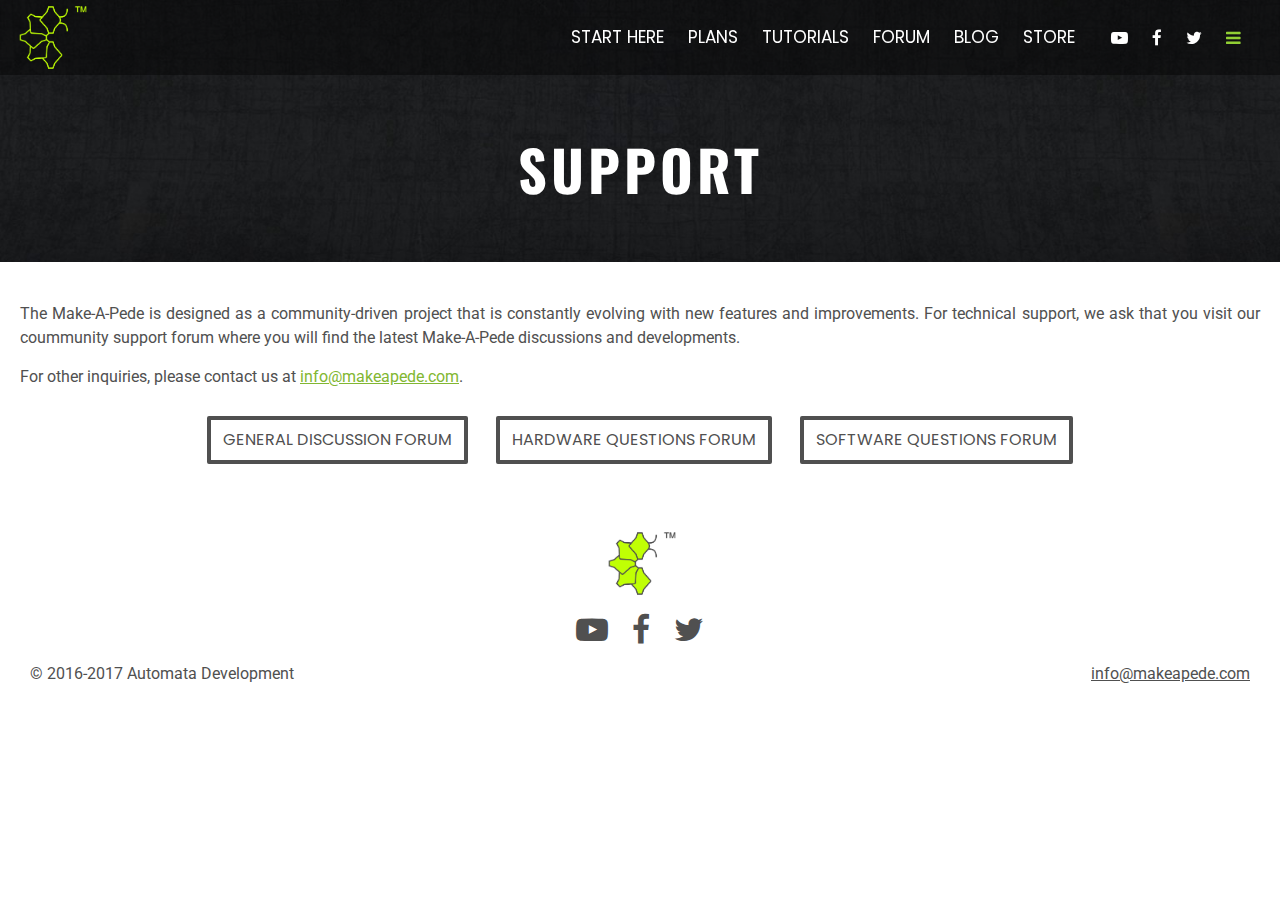
<file: support/index.html>
<!DOCTYPE html>
<html lang="en">
<head>
	<meta charset="utf-8">
	<meta content="" name="description">
	<meta content="" name="keywords">
	<title>Make-A-Pede - Support</title>
	<!--[if IE]>
	<script src="http://html5shim.googlecode.com/svn/trunk/html5.js"></script>
	<![endif]-->
	<link href="../css/reset.min.css" rel="stylesheet" type="text/css">
	<link href="../css/style4.css" rel="stylesheet" type="text/css">
	<link href="../magnific-popup/magnific-popup.css" rel="stylesheet" type="text/css">
	<link href="../font-awesome-4.7.0/css/font-awesome.min.css" rel="stylesheet">

	<link href="https://fonts.googleapis.com/css?family=Oswald:700|Poppins:500|Roboto" rel="stylesheet">
	<link href="../img/MaP-Icon.ico" rel="shortcut icon" type="image/x-icon">
	
	<script src="../js/jquery-3.1.1.min.js"></script>
	<script src="../js/jquery.ba-hashchange.min.js"></script>
	<script src="../js/mail.min.js"></script>
	<script src="../js/main.js"></script>
</head>

<body>
    <script>
      (function(i,s,o,g,r,a,m){i['GoogleAnalyticsObject']=r;i[r]=i[r]||function(){
      (i[r].q=i[r].q||[]).push(arguments)},i[r].l=1*new Date();a=s.createElement(o),
      m=s.getElementsByTagName(o)[0];a.async=1;a.src=g;m.parentNode.insertBefore(a,m)
      })(window,document,'script','https://www.google-analytics.com/analytics.js','ga');
      ga('create', 'UA-99327658-1', 'auto');
      ga('send', 'pageview');
    </script>
    
	<header>
		<div id="mainMenu">
			<div class="navbarSpacer">&nbsp;</div>
			<div class="menuColumn">
				<div class="section">
					<a href="../index.html#1"><h1>Home</h1></a>
					<ul>
						<li><a href="../index.html#2">About</a></li>
						<li><a href="../index.html#3">Why</a></li>
                        <li><a href="../index.html#4">Getting Started</a></li>
                        <li><a href="../index.html#5">Going Further</a></li>
					</ul>
				</div>
                <div class="section">
                    <a href="../tutorials/index.html#1"><h1>Tutorials</h1></a>
					<ul>
						<li><a href="../tutorials/index.html#1">Building</a></li>
						<li><a href="../tutorials/index.html#2">Programming</a></li>
                        <li><a href="../tutorials/index.html#3">Projects</a></li>
					</ul>
				</div>
			</div>
			<div class="menuColumn">
				<div class="section">
					<a href="../starthere/index.html#1"><h1>Start Here</h1></a>
					<ul>
						<li><a href="../starthere/index.html#1">Get the Parts</a></li>
						<li><a href="../starthere/index.html#2">Build the Chassis</a></li>
                        <li><a href="../starthere/index.html#3">Wire the Electronics</a></li>
                        <li><a href="../starthere/index.html#4">Write a Program</a></li>
					</ul>
				</div>
                <div class="section">
					<a href="http://makeapede.com/forum/index.php" target="_blank"><h1>Forum</h1></a>
					<ul>
                        <li><a href="http://makeapede.com/forum/index.php/conversations/general-discussion" target="_blank">General Discussion</a></li>
                        <li><a href="http://makeapede.com/forum/index.php/conversations/announcements" target="_blank">Announcements</a></li>
						<li><a href="http://makeapede.com/forum/index.php/conversations/project-showcase" target="_blank">Project Showcase</a></li>
						<li><a href="http://makeapede.com/forum/index.php/conversations/hardware-questions" target="_blank">Hardware Questions</a></li>
                        <li><a href="http://makeapede.com/forum/index.php/conversations/software-questions" target="_blank">Software Questions</a></li>
					</ul>
				</div>
			</div>
			<div class="menuColumn">
				<div class="section">
                    <a href="../plans/index.html#1"><h1>Plans</h1></a>
					<ul>
						<li><a href="../plans/index.html#1">Bill of Materials</a></li>
						<li><a href="../plans/index.html#2">CAD Files</a></li>
                        <li><a href="../plans/index.html#3">Schematics</a></li>
                        <li><a href="../plans/index.html#4">Code Library</a></li>
					</ul>
				</div>
				<div class="section">
                    <a href="../blog/index.html"><h1>Blog</h1></a>
                    <a href="../store/index.html"><h1>Store</h1></a>
                    <!--a href=""--><h1>Educator Resources</h1><!--/a-->
                    <a href="../support/index.html"><h1>Support</h1></a>
                    <div class="note accentColor1" style="top:-50px; left:188px;">- Coming Soon</div>
				</div>
			</div>
		</div>
		<nav id="navbar">
			<a href="../index.html#1"><img class="iconLogo" alt="Make-A-Pede Logo" title="Home" src="../img/MaP-Logo-Icon-LgTM-G.png"/></a>
			<ul>
				<li class="quickLink"><a href="../starthere/index.html">Start Here</a></li>
				<li class="quickLink"><a href="../plans/index.html">Plans</a></li>
				<li class="quickLink"><a href="../tutorials/index.html">Tutorials</a></li>
                <li class="quickLink"><a href="http://makeapede.com/forum/index.php" target="_blank">Forum</a></li>
                <li class="quickLink"><a href="../blog/index.html">Blog</a></li>
				<li class="quickLink"><a href="../store/index.html">Store</a></li>
				<li>
					<a href="https://www.youtube.com/channel/UCuvQ2hq8uN-BKy3SVHprXtA"><i class="fa fa-youtube-play"></i></a>
			<a href="https://www.facebook.com/makeapede/"><i class="fa fa-facebook-f"></i></a>
			<a href="https://twitter.com/makeapede"><i class="fa fa-twitter"></i></a>
					<a href="javascript:openMenu();"><i class="fa fa-bars accentColor1" id="menuOpen" title="Menu"></i></a>
					<a href="javascript:closeMenu();"><i class="fa fa-times accentColor1" id="menuClose" title="Close Menu"></i></a>
				</li>
			</ul>
		</nav>
        <div id="construction"> Our Kickstarter campaign is now live at <a href="https://www.kickstarter.com/projects/automata-development/make-a-pede-a-centipede-robot-for-makers-and-stem?ref=9vfcib" target="_blank">kck.st/2t3z05Q</a>!</div>
	</header>

	<a href="javascript:showLightbox(null);"><div id="lightboxBack">&nbsp;</div></a>

    <div class="page">
        <div id="s1" class="section accentColor4bg">
            <h1 class="stdBanner parallax">
                <div class="navbarSpacer">&nbsp;</div>
                Support
            </h1>
            <p>
                The Make-A-Pede is designed
				as a community-driven project that is constantly evolving with new features
				and improvements.  For technical support, we ask that you visit our coummunity support forum
				where you will find the latest Make-A-Pede discussions and developments.
            </p><p>
                For other inquiries, please contact us at <script>insertEMail("info");</script>.
            </p>
            <div class="buttons">
                <a href="http://makeapede.com/forum/index.php/conversations/general-discussion" target="_blank"><div class="buttonD">General Discussion Forum</div></a>
                <a href="http://makeapede.com/forum/index.php/conversations/hardware-questions" target="_blank"><div class="buttonD">Hardware Questions Forum</div></a>
                <a href="http://makeapede.com/forum/index.php/conversations/software-questions" target="_blank"><div class="buttonD">Software Questions Forum</div></a>
            </div>
            
            <div class="spacer">&nbsp;</div>
        </div>
    </div>

	<footer id="fixedFooter">
		<a href="../index.html#1"><img class="iconLogo" alt="Make-A-Pede Logo" src="../img/MaP-Logo-Icon-LgTM-DG.png"/></a>
		<br/>
		<div id="footerIcons">
			<a href="https://www.youtube.com/channel/UCuvQ2hq8uN-BKy3SVHprXtA"><i class="fa fa-youtube-play"></i></a>
			<a href="https://www.facebook.com/makeapede/"><i class="fa fa-facebook-f"></i></a>
			<a href="https://twitter.com/makeapede"><i class="fa fa-twitter"></i></a>
		</div>
		<div id="leftFooter">© 2016-2017 Automata Development</div>
		<div id="rightFooter"><script>insertEMail("info");</script></div>
	</footer>
</body>
</html>
</file>
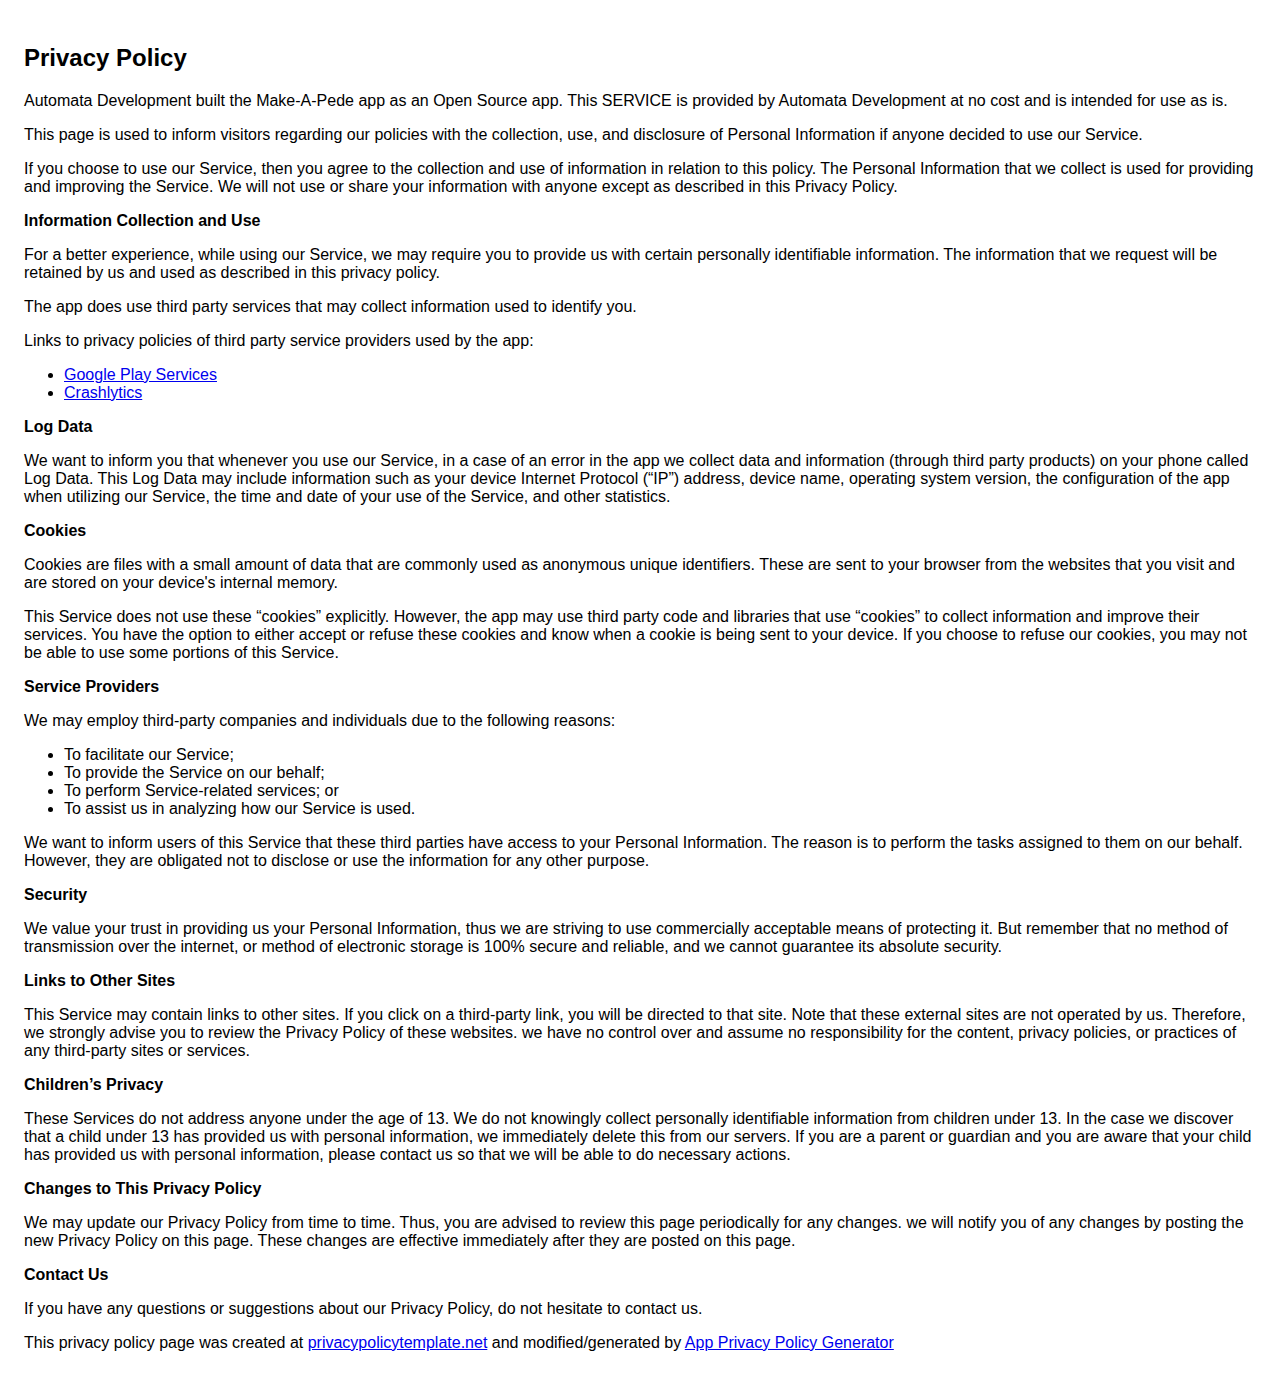
<file: android/privacy/index.html>
<!DOCTYPE html>
<html>
<head>
	<meta charset='utf-8'>
	<meta name='viewport' content='width=device-width'>
	<title>Privacy Policy</title>
	<style> body {
		font-family: 'Helvetica Neue', Helvetica, Arial, sans-serif;
		padding: 1em;
	} </style>
</head>
<body>
<h2>Privacy Policy</h2>
<p> Automata Development built the Make-A-Pede app as an Open Source app. This SERVICE is provided by Automata
	Development at no cost and is intended for use as is.
</p>
<p>This page is used to inform visitors regarding our policies with the collection, use, and
	disclosure of Personal Information if anyone decided to use our Service.
</p>
<p>If you choose to use our Service, then you agree to the collection and use of information in relation
	to this policy. The Personal Information that we collect is used for providing and improving the
	Service. We will not use or share your information with anyone except as described
	in this Privacy Policy.
</p>
<p><strong>Information Collection and Use</strong></p>
<p>For a better experience, while using our Service, we may require you to provide us with certain
	personally identifiable information. The information that we request will be retained by us and used as described in
	this privacy policy.
</p>
<p>The app does use third party services that may collect information used to identify you.</p>
<div><p>Links to privacy policies of third party service providers used by the app:</p>
	<ul>
		<li><a href="https://www.google.com/policies/privacy/" target="_blank">Google Play Services</a></li>

		<li><a href="http://try.crashlytics.com/terms/privacy-policy.pdf" target="_blank">Crashlytics</a></li>
	</ul>
</div>
<p><strong>Log Data</strong></p>
<p> We want to inform you that whenever you use our Service, in a case of an
	error in the app we collect data and information (through third party products) on your phone
	called Log Data. This Log Data may include information such as your device Internet Protocol (“IP”) address,
	device name, operating system version, the configuration of the app when utilizing our Service,
	the time and date of your use of the Service, and other statistics.
</p>
<p><strong>Cookies</strong></p>
<p>Cookies are files with a small amount of data that are commonly used as anonymous unique identifiers. These
	are sent to your browser from the websites that you visit and are stored on your device's internal memory.
</p>
<p>This Service does not use these “cookies” explicitly. However, the app may use third party code and libraries
	that use “cookies” to collect information and improve their services. You have the option to either
	accept or refuse these cookies and know when a cookie is being sent to your device. If you choose to
	refuse our cookies, you may not be able to use some portions of this Service.
</p>
<p><strong>Service Providers</strong></p>
<p> We may employ third-party companies and individuals due to the following reasons:</p>
<ul>
	<li>To facilitate our Service;</li>
	<li>To provide the Service on our behalf;</li>
	<li>To perform Service-related services; or</li>
	<li>To assist us in analyzing how our Service is used.</li>
</ul>
<p> We want to inform users of this Service that these third parties have access to your
	Personal Information. The reason is to perform the tasks assigned to them on our behalf. However, they
	are obligated not to disclose or use the information for any other purpose.
</p>
<p><strong>Security</strong></p>
<p> We value your trust in providing us your Personal Information, thus we are striving
	to use commercially acceptable means of protecting it. But remember that no method of transmission over
	the internet, or method of electronic storage is 100% secure and reliable, and we cannot guarantee
	its absolute security.
</p>
<p><strong>Links to Other Sites</strong></p>
<p>This Service may contain links to other sites. If you click on a third-party link, you will be directed
	to that site. Note that these external sites are not operated by us. Therefore, we strongly
	advise you to review the Privacy Policy of these websites. we have no control over
	and assume no responsibility for the content, privacy policies, or practices of any third-party sites
	or services.
</p>
<p><strong>Children’s Privacy</strong></p>
<p>These Services do not address anyone under the age of 13. We do not knowingly collect
	personally identifiable information from children under 13. In the case we discover that a child
	under 13 has provided us with personal information, we immediately delete this from
	our servers. If you are a parent or guardian and you are aware that your child has provided us with personal
	information, please contact us so that we will be able to do necessary actions.
</p>
<p><strong>Changes to This Privacy Policy</strong></p>
<p> We may update our Privacy Policy from time to time. Thus, you are advised to review
	this page periodically for any changes. we will notify you of any changes by posting
	the new Privacy Policy on this page. These changes are effective immediately after they are posted on
	this page.
</p>
<p><strong>Contact Us</strong></p>
<p>If you have any questions or suggestions about our Privacy Policy, do not hesitate to contact
	us.
</p>
<p>This privacy policy page was created at <a href="https://privacypolicytemplate.net" target="_blank">privacypolicytemplate.net</a>
	and modified/generated by <a href="https://app-privacy-policy-generator.firebaseapp.com/" target="_blank">App
		Privacy Policy Generator</a></p>
</body>
</html>
</file>
<file: css/style4.css>
html{
	min-height: calc(100vh);
}

a{
	color: inherit;
	text-decoration: inherit;
}

b{
	font-weight: bold;
}

body{
	font-family: Roboto, sans-serif;
	text-align: center;
	color: #505050;
}

header{
	color: #fff;
}

::-moz-selection {
  background: #d0fa90;
}

::selection {
  background: #d0fa90;
}

mark {
  background-color: #d0fa90;
}

.accentColor1{
	color: #91cf34;
}

.accentColor1bg {
	background-color: #91cf34;
	color: #fff;
}

.accentColor1hb{
	border: 4px solid #91cf34 !important;
	color: #91cf34 !important;
}

.accentColor2{
	color: black/*#505050*/;
}

.accentColor2bg {
	background-color: black/*#505050*/;
	color: #fff;
}

.accentColor2hb{
	border: 4px solid black/*#505050*/ !important;
	color: black/*#505050*/ !important;
}

.accentBorders{
	border-top: 4px solid black/*#505050*/;
	border-bottom: 4px solid black/*#505050*/;
}

.accentColor3bg {
	background-color: #e0e0e0;
    color: #505050;
}

.accentColor4bg {
	background-color: #ffffff;
    color: #505050;
}

.fa{
	cursor: pointer;
}

.iconLogo {
    height: 75px;
}

/* Navigation Bar ------------------------------------------------------ */
nav{
	position: fixed;
	top: 0;
	left: 0;
	width: 100%;
	max-height: 75px;
	background-color: rgba(0,0,0,0.4);
	font-family: 'Poppins', sans-serif;
	text-transform: uppercase;
	z-index: 6;
	overflow: hidden;
}

nav img{
	margin-left: 15px;
	float: left;
}

nav ul{
	float: right;
	font-size: 17px;
	margin-right: 15px;
}

nav li{
	padding: 29px 12px;
	float: left;
}

nav i{
	padding: 0 12px;
	float: left;
}

#construction{
    width: 100%;
    position: fixed;
    top: 75px;
    left: 0;
    padding: 15px;
    background-color: #91cf34;
    color: black;
    font-size: 20px;
    display: none;
}

#construction a{
    text-decoration: underline;
}

/* Menu ------------------------------------------------------ */
#menuClose{
	display: none;
}

#mainMenu{
	width: 100%;
	position: fixed;
	top: 0;
	left: 0;
	background-color: #505050/*#242424*/;
	padding: 20px;
	z-index: 5;
	display: none;
}

#mainMenu .menuColumn{
	display: inline-block;
	vertical-align: top;
}

#mainMenu .section{
	display: block;
	margin: 0 50px 30px 0;
	line-height: 150%;
	text-align: left;
}

#mainMenu h1 {
	font-family: Poppins, sans-serif;
	text-transform: uppercase;
}

#mainMenu li {
	margin-left: 20px;
}

#mainMenu .note {
    position: relative;
	font-style: italic;
	font-size: .8em;
}

/* Page Sections ------------------------------------------------------ */
.page .section{
	/* Full height */
	min-height: 0;
	/*min-height: fit-content;*/
}

#homePage .section{
	/* Min height */
	min-height: 0;
	/*min-height: fit-content;*/
}

.parallax {
	/* Create the parallax scrolling effect */
	background-attachment: fixed;
	background-position: center;
	background-repeat: no-repeat;
	background-size: cover;
	color: #fff;
}

/* Page Section Content ------------------------------------------------------ */
.page .section h1{
	padding: 60px 0;
	font-family: 'Oswald', serif;
	font-size: 3.5em;
	font-weight: bold;
	letter-spacing: 4px;
	line-height: 120%;
	text-transform: uppercase;
	margin-bottom: 40px;
}

.page .section .h1map{
	margin-bottom: 0;
}

.page .vc h1{
	padding-bottom: 30px;
	padding-top: calc(50vh - 200px);
	font-size: 5em;
	font-weight: bold;
	letter-spacing: 4px;
	margin-bottom: 0;
}

.page .section .pageLogo {
    max-width: 800px;
    padding: 0;
    margin-top: 130px;
    margin-bottom: 50vh /*510px*/;
}

.page .vc .pageLogo {
    max-height: 280px;
    max-width: 802.4px;
    padding-bottom: 30px;
	padding-top: calc(50vh - 220px);
    margin-bottom: 0;
}

.page .section h2, .h2{
	padding: 20px 0;
	margin-bottom: 10px/*40px*/;
	font-family: 'Oswald', serif;
	font-size: 2em;
	line-height: 120%;
	font-weight: bold;
	letter-spacing: 4px;
	text-transform: uppercase;
}

.page .section h3, .h3 {
	font-family: 'Poppins', sans-serif;
	font-size: 1.2em;
	line-height: 120%;
	font-weight: bold;
	letter-spacing: 2px;
	margin: 0 20px 15px 20px;
}

.page .section h4, .h4 {
	font-size: 1.2em;
	line-height: 120%;
	margin: 0 20px 15px 20px;
}

.page .section h5, .h5 {
	font-weight: bold;
	margin: 0 20px 15px 20px;
}

.page .section .sectionButton{
	padding: 60px 0;
	cursor: pointer;
	margin: 0;
}

.page .section p {
	line-height: 150%;
	margin: 0 20px 15px 20px;
	text-align:justify;
}

.page .section p a, .page .section table a, .page .section blockquote a {
	text-decoration: underline;
    color: #82b732;
}

.page .section .note {
    line-height: 120%;
	margin: 0 20px 20px 20px;
	font-style: italic;
	font-size: .8em;
}

.page .section span.note {
    line-height: 120%;
	margin: 0 5px;
	font-style: italic;
	font-size: .8em;
}

.page .section blockquote {
	line-height: 120%;
	margin: 0 20px 20px 20px;
	font-style: italic;
	font-size: 1.1em;
}

.page .section ul {
	list-style-type: square;
	margin: 0 20px 15px 20px;
	padding-left: 1.25em;
	text-align: left;
}

.page .section ol {
	list-style-type: decimal;
	margin: 0 20px 15px 20px;
	padding-left: 1.25em;
	text-align: left;
}

.page .section li ul {
	list-style-type: circle;
	margin-top: 10px;
    padding-left: 1.25em;
}

.page .section li {
	line-height: 120%;
	margin: 0 0 .5em 0;
}

.page .section img {
	margin: 0 20px 15px 20px;
	width: 95%;
}

.page .section .imgTile {
	margin: 0 20px 20px 20px;
	width: 15%;
	min-width: 175px;
	display: inline-block;
}

.page .section .tileSet {
    display: table;
    float: right;
}

.page .section .tile {
	padding: 0 15px;
	height: 100px;
	display: table-cell;
    vertical-align: middle;
}

.page .section .tile .price {
	font-size: 1.25em;
    font-weight: bold;
}

.page .section .tile img {
	height: 100px;
    width: 100px;
}

.page .section .imgTileS {
	margin: 0 10px 20px 10px;
	width: 15%;
	min-width: 100px;
	display: inline-block;
}

.page .section .lgIcon{
	font-size: 3em;
    margin: 0 20px 15px 20px;
    cursor: default;
    width: 30%;
}

.page .section hr{
	width: 90%;
	border: 1px solid #505050;
    text-align: center;
	margin: 8px auto !important;
}

.playlist {
	width: 90%;
    height: 35vh;
    border: 2px solid #505050;
}

.playlistTall {
	width: 90%;
    height: 70vh;
    border: 2px solid #505050;
}

embed{
    
}

.addon{
	width: 400px;
	height: 300px;
	display: inline-block;
}

.forum {
	width: 100%;
    height: calc(100vh - 75px);
    margin: 75px 0 0 0;
}

#blogframe{
    width: calc(100vw);
    height: calc(100vh + 20px);
    position: absolute;
    top: -20px;
    left: 0;
    z-index: 1;
}

.formframe{
    width: calc(100vw);
    height: calc(100vh - 75px);
    position: absolute;
    top: 75px;
    right: 0;
    z-index: 1;
}

.imgTile * {
	margin-left: 0 !important;
	margin-right: 0 !important;
}

.navbarSpacer{
	height: 75px;
}

.navbarBack{
	height: 75px;
    width: 100vw;
    position: absolute;
    top: 0;
    left: 0;
    background-color: black;
    z-index: 2;
}

.page .section table {
    width: 100%;
    border: 2px solid #505050;
}

.page .section th {
    padding: 10px;
    border-bottom: 2px solid #505050;
    font-size: 1.2em;
	line-height: 120%;
    background-color: #e0e0e0;
    vertical-align: middle;
}

.page .section td {
    padding: 10px;
}

.kickstarterFrame{
    width: 90%;
    height: 65vh;
}

#bomTable1 tr td:nth-child(1) {
    width: 2%;
    text-align: left;
}

#bomTable1 tr td:nth-child(2) {
    text-align: left;
}

#bomTable1 tr td:nth-child(3) {
    width: 10%;
}

#bomTable1 tr td:nth-child(4) {
    width: 20%;
}

#bomTable1 tr td:nth-child(5) {
    width: 10%;
}

/* Page Section Columns ------------------------------------------------------ */
.halfSection{
	width: 50%;
	display: inline-block;
	/*border: 1px dotted red;*/
	vertical-align:top;
	margin: 0 0 20px 0;
}

.thirdSection{
	width: 33.33%;
	display: inline-block;
	/*border: 1px dotted red;*/
	vertical-align:top;
	margin: 0 0 20px 0;
}

.twothirdSection{
	width: 66.66%;
	display: inline-block;
	/*border: 1px dotted red;*/
	vertical-align:top;
	margin: 0 0 20px 0;
}

.quarterSection{
	width: 25%;
	display: inline-block;
	/*border: 1px dotted red;*/
	vertical-align:top;
	margin: 0 0 20px 0;
}

.wSection{
	width: 100%;
	display: inline-block;
	/*border: 1px dotted red;*/
	vertical-align:top;
	margin: 0 0 20px 0;
}

.nSection{
	width: 90%;
	display: inline-block;
	/*border: 1px dotted red;*/
	vertical-align:top;
	margin: 0 0 20px 0;
}

.nSection * {
	margin-left: 0 !important;
	margin-right: 0 !important;
}

.frSection{
	width: auto;
	display: inline-block;
	/*border: 1px dotted red;*/
	vertical-align:top;
	margin: 0  20px 20px 40px;
    float: right;
}

.flSection{
	width: auto;
	display: inline-block;
	/*border: 1px dotted red;*/
	vertical-align:top;
	margin: 0  40px 20px 20px;
    float: left;
}

.nSection .halfSection, .nSection .thirdSection, .nSection .quarterSection{
	margin: 0;
}

.page .vc .halfSection, .page .vc .thirdSection, .page .vc .quarterSection{
	margin: 0;
}

/* Lightbox ------------------------------------------------------ */
.lightbox{
	display: none;
	width: 90vw;
	height: 0;
	margin: 50vh 0;
	position: fixed;
	top: 0;
	left: 5vw;
	overflow: auto;
	z-index: 4;
}

.lightboxClose{
	float: right;
	font-size:20px !important;
	margin: 10px 10px 0 0;
}

.lightbox .nSection {
	text-align: left;
}

.lightbox img {
	width: 175px !important;
	float: left;
	margin: 0 20px 15px 0 !important;
}

#lightboxBack{
	width: 100vw;
	height: 100vh;
	position: fixed;
	top: 0;
	left: 0;
	z-index: 3;
	background-color: rgba(0,0,0,0.8);
	display: none;
	cursor: default;
}

/* Spacers and Buttons ------------------------------------------------------ */
.spacer{
	height: 40px;
}

.spacer2{
	height: 20px;
}

.rightAlign{
	text-align: right !important;
}

.leftAlign{
	text-align: left !important;
}

.centerAlign{
	text-align: center!important;
}

.clearBoth{
	clear: both !important;
}

.buttons{
	width: 100%;
	text-align: center;
}

.button{
	display: inline-block;
	border: 4px solid white;
	border-radius: 2px;
	padding: 12px;
	margin: 12px;
	cursor: pointer;
	font-family: 'Poppins', sans-serif;
	color: #fff;
	text-transform: uppercase;
}

.buttonD{
	display: inline-block;
	border: 4px solid #505050;
	border-radius: 2px;
	padding: 12px;
	margin: 12px;
	cursor: pointer;
	font-family: 'Poppins', sans-serif;
	color: #505050;
	text-transform: uppercase;
}

/* Background Images ------------------------------------------------------ */
.homeBanner{background-image: url('../img/render3.jpg');}
.stdBanner{background-image: url('../img/render3.jpg');}

/* Floating Footer ------------------------------------------------------ */
.floatingFooter{
	width: 100%;
	max-height: 57px;
	background-color: rgba(0,0,0,0.4);
	position: fixed;
	bottom: 0;
	left: 0;
	font-family: 'Poppins', sans-serif;
	text-transform: uppercase;
	-webkit-user-select: none;
	display: none;
	color: #fff;
	overflow: auto;
	z-index: 2;
}

.floatingFooter ul{
	font-size: 17px;
	display: inline-block;
}

.floatingFooter li{
	padding: 20px 40px;
	display: inline-block;
	cursor: pointer;
}

.floatingFooter i{
	padding: 20px 60px;
	display: inline-block;
	cursor: pointer;
	float: right;
}

#homepageFooter{
	display: initial;
}

/* Footer ------------------------------------------------------ */
footer{
	padding: 10px 20px;
	-webkit-user-select: none;
    /*box-shadow: 0 -2px 5px rgba(0,0,0,0.26);*/
}

#footerIcons i{
	padding: 10px;
	font-size: 2em;
}

.socialIcons i{
	padding: 10px 30px;
	font-size: 3em;
}

.socialIcons img{
	margin: 0 !important;
    padding: 10px 30px;
	height: 3em;
    width: 3em !important;
    position: relative;
    top: 1em;
}

#leftFooter{
	padding: 10px 10px 30px 10px;
	float: left;
}

#rightFooter{
	padding: 10px 10px 30px 10px;
	float: right;
}

footer a{
    text-decoration: underline;
}

/* ^^ Desktop ^^ ------------------------------------------------------ */

/*Tablet*/
@media only screen and (max-width: 1024px) {
	header{
		padding-left: 10px;
	}
    
    .halfSection{
        width: 100%;
    }

    .thirdSection{
        width: 100%;
    }
    
    .twothirdSection{
        width: 100%;
    }

    .quarterSection{
        width: 100%;
    }
    
    .rightAlign{
        text-align: center;
    }

    .leftAlign{
        text-align: center;
    }
    
    .collapse{
        display: none;
    }
}

@media only screen and (max-width: 850px) {
    .quickLink{
        display: none;
    }
}

/*Phone - Landscape*/
@media only screen and (max-width: 600px){
    
}

/*Phone - Portrait*/
@media only screen and (max-width: 480px) {
	
}
</file>
